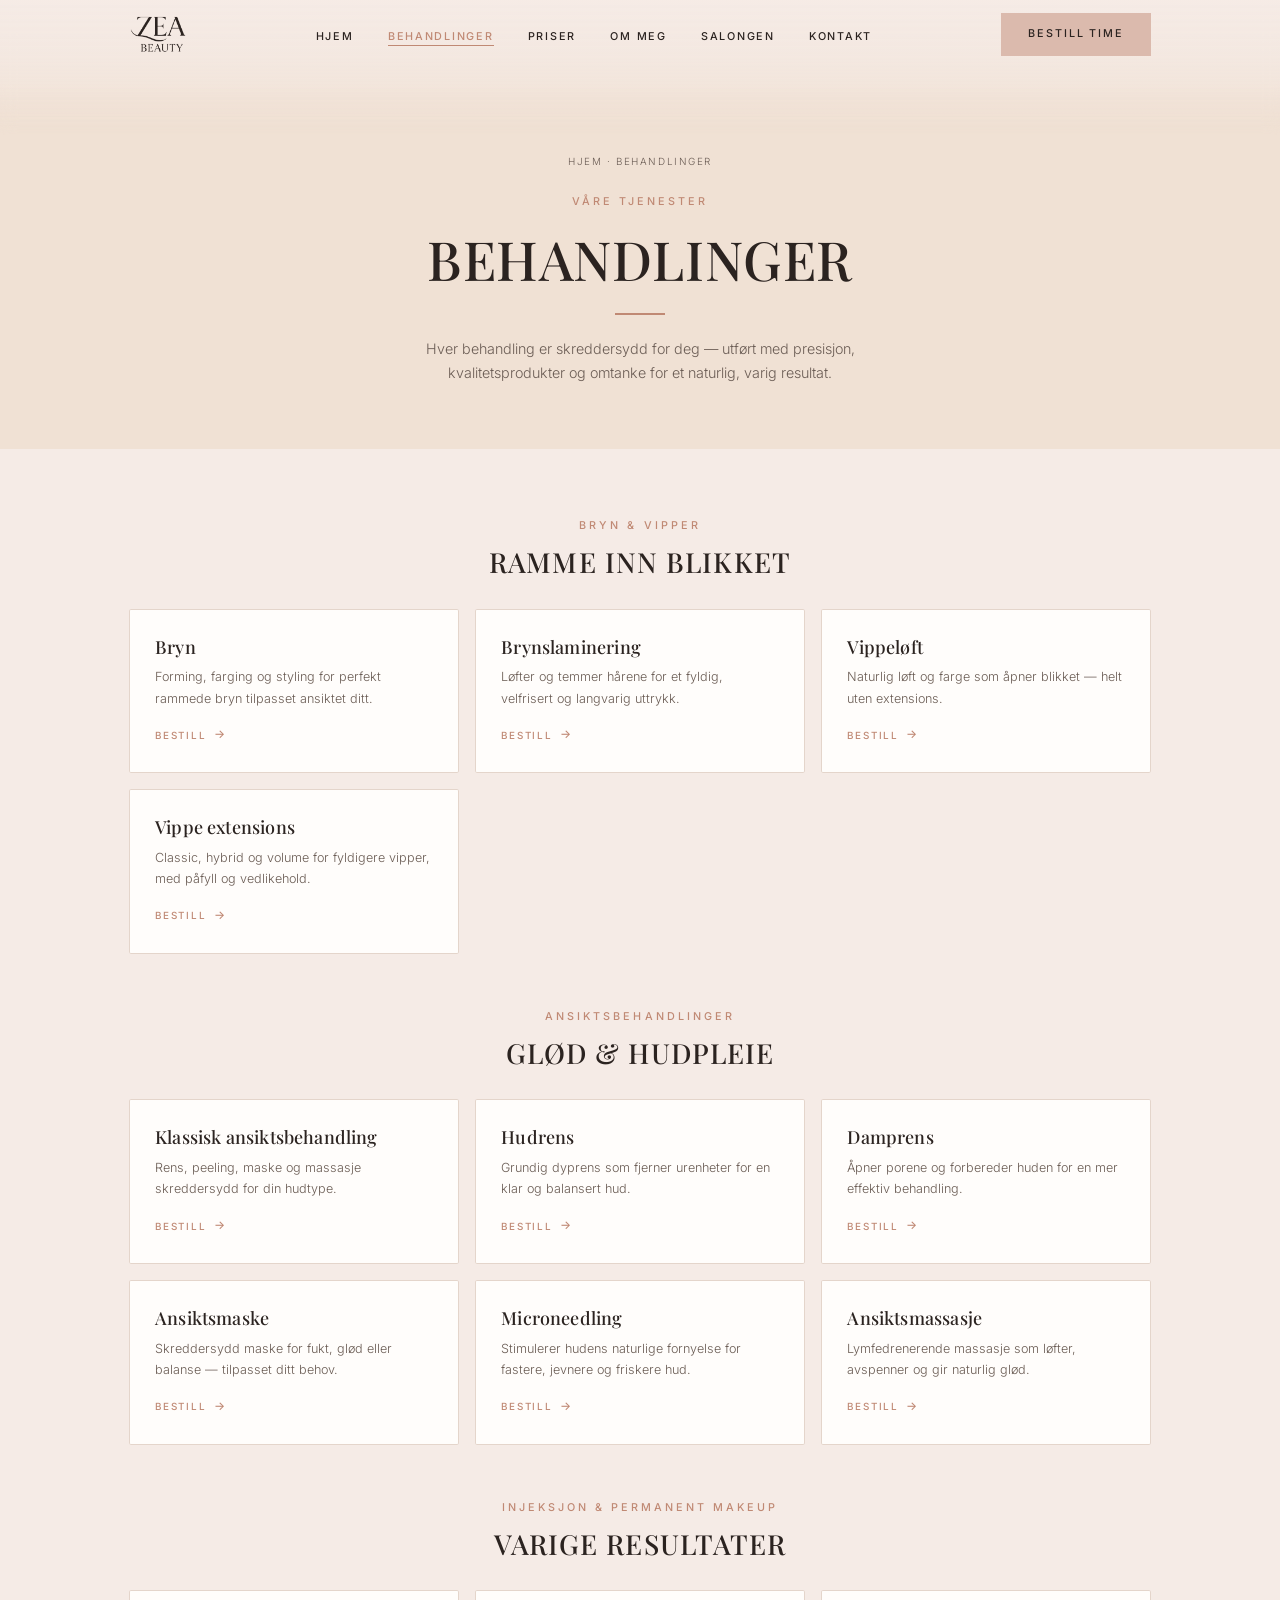
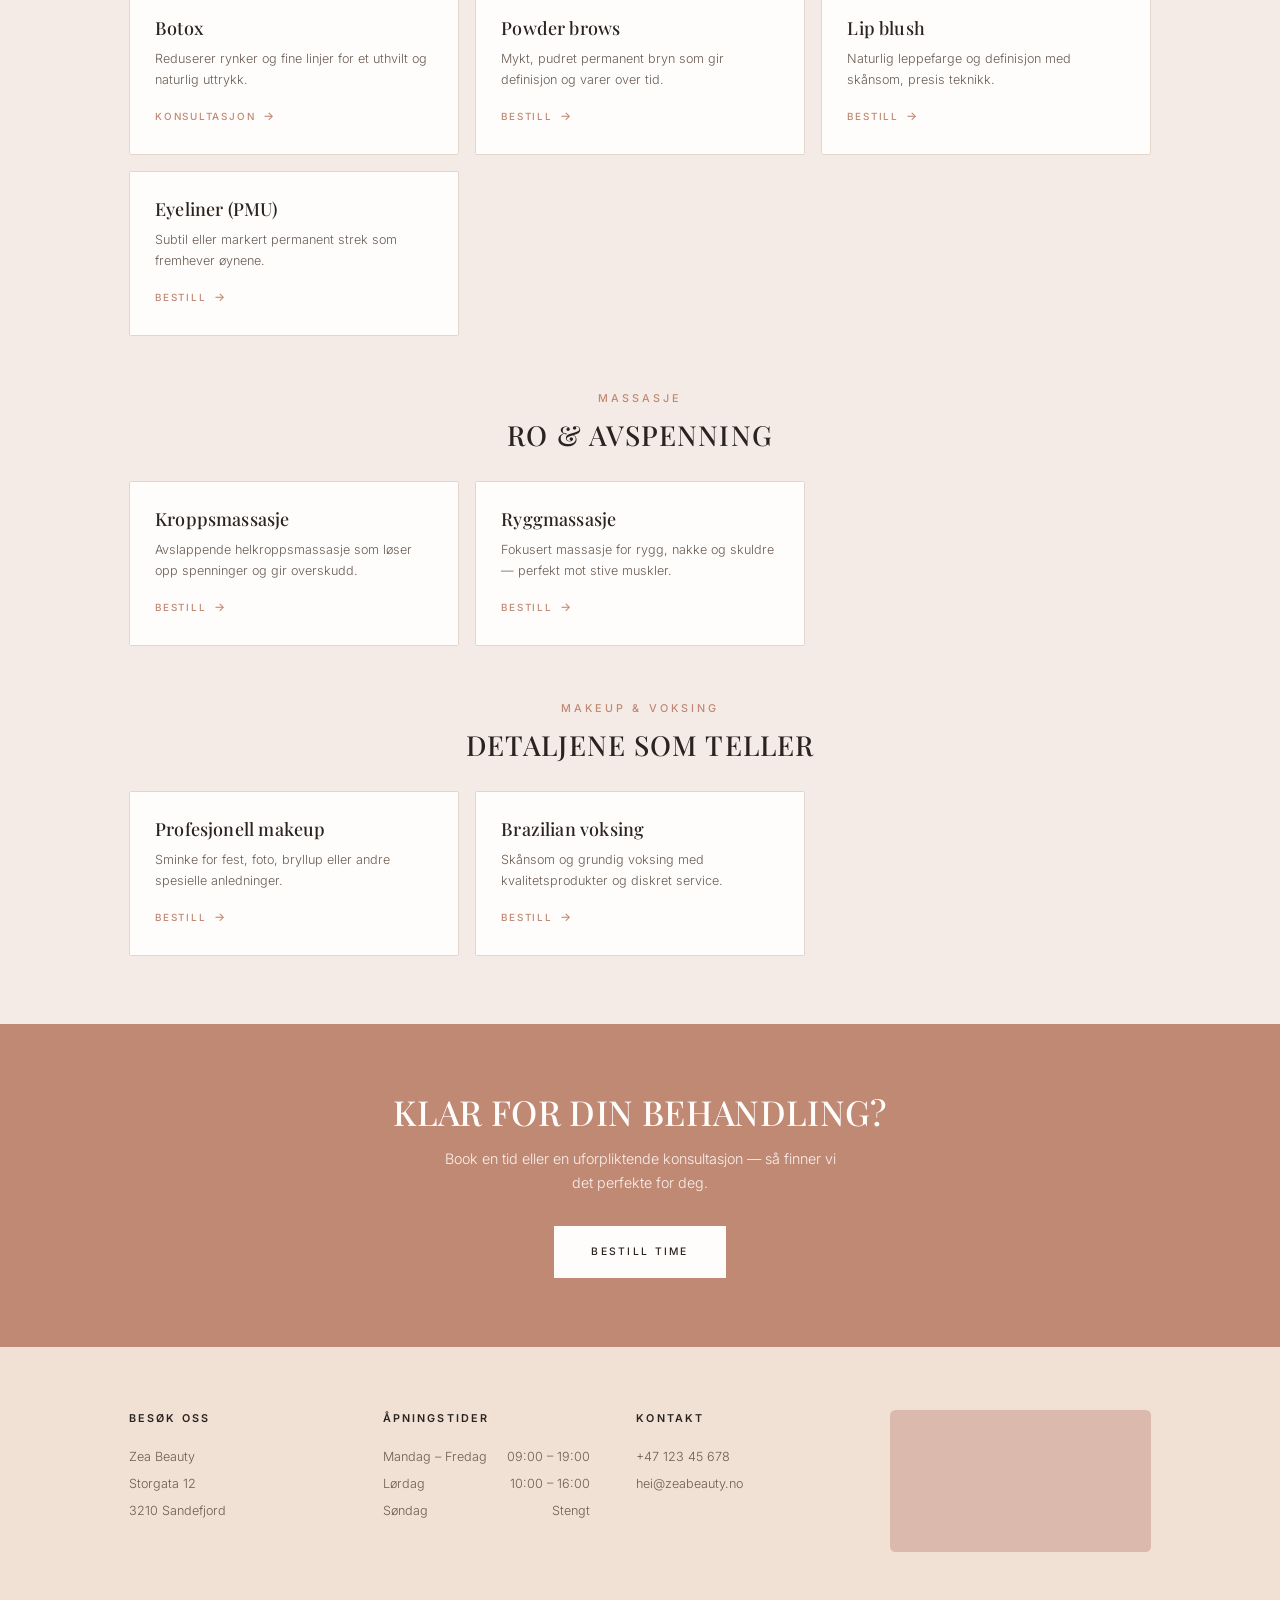
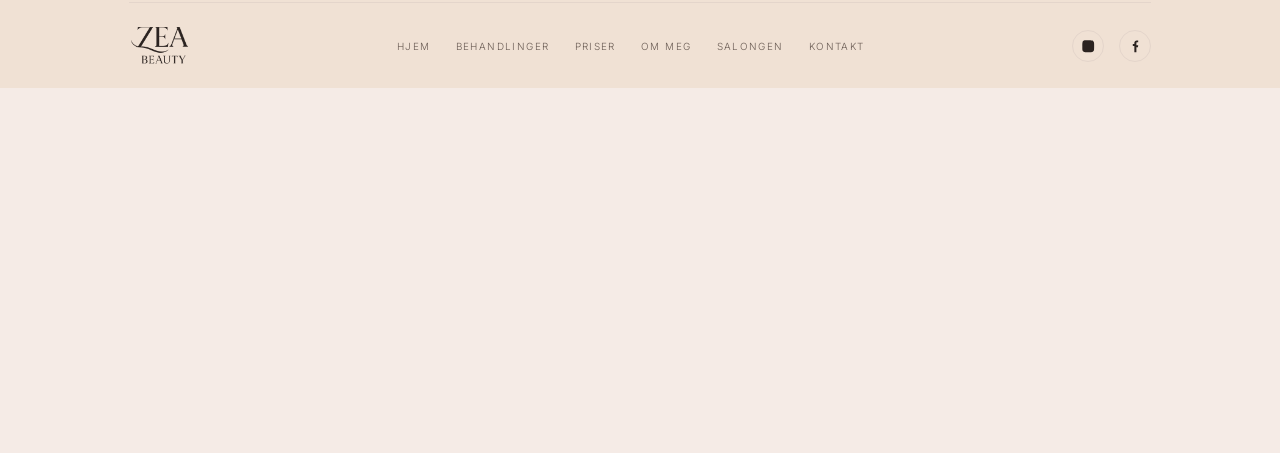
<file: behandlinger.html>
<!DOCTYPE html>
<html lang="no">
<head>
<meta charset="UTF-8">
<meta name="viewport" content="width=device-width, initial-scale=1.0">
<title>Behandlinger — Zea Beauty</title>
<meta name="description" content="Bryn, vipper, ansiktsbehandlinger, PMU, injeksjon, massasje, makeup og voksing hos Zea Beauty i Sandefjord. Skreddersydde behandlinger for naturlig skjønnhet.">
<link rel="preconnect" href="https://fonts.googleapis.com">
<link rel="preconnect" href="https://fonts.gstatic.com" crossorigin>
<link href="https://fonts.googleapis.com/css2?family=Inter:wght@300;400;500;600&family=Playfair+Display:wght@400;500;600;700&display=swap" rel="stylesheet">
<link rel="icon" type="image/png" sizes="32x32" href="images/favicon-32x32.png">
<link rel="icon" type="image/png" sizes="16x16" href="images/favicon-16x16.png">
<link rel="icon" href="images/favicon.ico" sizes="any">
<link rel="apple-touch-icon" href="images/apple-touch-icon.png">
<link rel="stylesheet" href="style.css?v=12">
</head>
<body>

<header id="header" class="solid">
  <div class="wrap nav">
    <a href="index.html" class="logo" aria-label="Zea Beauty forside"><img src="images/logo-mark.png" class="logo-img" alt="Zea Beauty"></a>
    <nav>
      <ul class="menu">
        <li><a href="index.html">Hjem</a></li>
        <li><a href="behandlinger.html" class="active">Behandlinger</a></li>
        <li><a href="priser.html">Priser</a></li>
        <li><a href="om-meg.html">Om meg</a></li>
        <li><a href="index.html#salongen">Salongen</a></li>
        <li><a href="bestill.html">Kontakt</a></li>
      </ul>
    </nav>
    <a href="bestill.html" class="nav-cta">Bestill time</a>
    <button class="burger" id="burger" aria-label="Meny"><span></span><span></span><span></span></button>
  </div>
</header>

<section class="page-banner">
  <div class="wrap">
    <div class="crumbs"><a href="index.html">Hjem</a> · Behandlinger</div>
    <span class="eyebrow">Våre tjenester</span>
    <h1>Behandlinger</h1>
    <div class="rule"></div>
    <p>Hver behandling er skreddersydd for deg — utført med presisjon, kvalitetsprodukter og omtanke for et naturlig, varig resultat.</p>
  </div>
</section>

<!-- ALL TREATMENTS -->
<section class="svc-section">
  <div class="wrap">

    <div class="svc-cat reveal" id="brows">
      <div class="svc-head"><span class="eyebrow">Bryn &amp; vipper</span><h2>Ramme inn blikket</h2></div>
      <div class="svc-grid">
        <a href="bestill.html" class="svc-card"><h3>Bryn</h3><p>Forming, farging og styling for perfekt rammede bryn tilpasset ansiktet ditt.</p><span class="svc-more">Bestill</span></a>
        <a href="bestill.html" class="svc-card"><h3>Bryns­laminering</h3><p>Løfter og temmer hårene for et fyldig, velfrisert og langvarig uttrykk.</p><span class="svc-more">Bestill</span></a>
        <a href="bestill.html" class="svc-card" id="lashes"><h3>Vippeløft</h3><p>Naturlig løft og farge som åpner blikket — helt uten extensions.</p><span class="svc-more">Bestill</span></a>
        <a href="bestill.html" class="svc-card"><h3>Vippe extensions</h3><p>Classic, hybrid og volume for fyldigere vipper, med påfyll og vedlikehold.</p><span class="svc-more">Bestill</span></a>
      </div>
    </div>

    <div class="svc-cat reveal" id="ansikt">
      <div class="svc-head"><span class="eyebrow">Ansiktsbehandlinger</span><h2>Glød &amp; hudpleie</h2></div>
      <div class="svc-grid">
        <a href="bestill.html" class="svc-card"><h3>Klassisk ansiktsbehandling</h3><p>Rens, peeling, maske og massasje skreddersydd for din hudtype.</p><span class="svc-more">Bestill</span></a>
        <a href="bestill.html" class="svc-card"><h3>Hudrens</h3><p>Grundig dyprens som fjerner urenheter for en klar og balansert hud.</p><span class="svc-more">Bestill</span></a>
        <a href="bestill.html" class="svc-card"><h3>Damprens</h3><p>Åpner porene og forbereder huden for en mer effektiv behandling.</p><span class="svc-more">Bestill</span></a>
        <a href="bestill.html" class="svc-card"><h3>Ansiktsmaske</h3><p>Skreddersydd maske for fukt, glød eller balanse — tilpasset ditt behov.</p><span class="svc-more">Bestill</span></a>
        <a href="bestill.html" class="svc-card"><h3>Microneedling</h3><p>Stimulerer hudens naturlige fornyelse for fastere, jevnere og friskere hud.</p><span class="svc-more">Bestill</span></a>
        <a href="bestill.html" class="svc-card"><h3>Ansiktsmassasje</h3><p>Lymfedrenerende massasje som løfter, avspenner og gir naturlig glød.</p><span class="svc-more">Bestill</span></a>
      </div>
    </div>

    <div class="svc-cat reveal" id="pmu">
      <div class="svc-head"><span class="eyebrow">Injeksjon &amp; permanent makeup</span><h2>Varige resultater</h2></div>
      <div class="svc-grid">
        <a href="bestill.html" class="svc-card"><h3>Botox</h3><p>Reduserer rynker og fine linjer for et uthvilt og naturlig uttrykk.</p><span class="svc-more">Konsultasjon</span></a>
        <a href="bestill.html" class="svc-card"><h3>Powder brows</h3><p>Mykt, pudret permanent bryn som gir definisjon og varer over tid.</p><span class="svc-more">Bestill</span></a>
        <a href="bestill.html" class="svc-card"><h3>Lip blush</h3><p>Naturlig leppefarge og definisjon med skånsom, presis teknikk.</p><span class="svc-more">Bestill</span></a>
        <a href="bestill.html" class="svc-card"><h3>Eyeliner (PMU)</h3><p>Subtil eller markert permanent strek som fremhever øynene.</p><span class="svc-more">Bestill</span></a>
      </div>
    </div>

    <div class="svc-cat reveal" id="massasje">
      <div class="svc-head"><span class="eyebrow">Massasje</span><h2>Ro &amp; avspenning</h2></div>
      <div class="svc-grid">
        <a href="bestill.html" class="svc-card"><h3>Kroppsmassasje</h3><p>Avslappende helkroppsmassasje som løser opp spenninger og gir overskudd.</p><span class="svc-more">Bestill</span></a>
        <a href="bestill.html" class="svc-card"><h3>Ryggmassasje</h3><p>Fokusert massasje for rygg, nakke og skuldre — perfekt mot stive muskler.</p><span class="svc-more">Bestill</span></a>
      </div>
    </div>

    <div class="svc-cat reveal" id="makeup">
      <div class="svc-head"><span class="eyebrow">Makeup &amp; voksing</span><h2>Detaljene som teller</h2></div>
      <div class="svc-grid">
        <a href="bestill.html" class="svc-card"><h3>Profesjonell makeup</h3><p>Sminke for fest, foto, bryllup eller andre spesielle anledninger.</p><span class="svc-more">Bestill</span></a>
        <a href="bestill.html" class="svc-card"><h3>Brazilian voksing</h3><p>Skånsom og grundig voksing med kvalitetsprodukter og diskret service.</p><span class="svc-more">Bestill</span></a>
      </div>
    </div>

  </div>
</section>

<!-- CTA STRIP -->
<section class="cta-strip">
  <div class="wrap reveal">
    <h2>Klar for din behandling?</h2>
    <p>Book en tid eller en uforpliktende konsultasjon — så finner vi det perfekte for deg.</p>
    <a href="bestill.html" class="btn">Bestill time</a>
  </div>
</section>

<!-- FOOTER -->
<footer>
  <div class="wrap">
    <div class="foot-grid">
      <div class="foot-col reveal"><h4>Besøk oss</h4><p>Zea Beauty</p><p>Storgata 12</p><p>3210 Sandefjord</p></div>
      <div class="foot-col reveal"><h4>Åpningstider</h4><div class="foot-hours"><span>Mandag – Fredag</span><span>09:00 – 19:00</span></div><div class="foot-hours"><span>Lørdag</span><span>10:00 – 16:00</span></div><div class="foot-hours"><span>Søndag</span><span>Stengt</span></div></div>
      <div class="foot-col reveal"><h4>Kontakt</h4><p>+47 123 45 678</p><p>hei@zeabeauty.no</p></div>
      <div class="foot-col reveal"><div class="foot-map"><iframe title="Kart Sandefjord" loading="lazy" src="https://www.openstreetmap.org/export/embed.html?bbox=10.1950%2C59.1230%2C10.2450%2C59.1420&layer=mapnik&marker=59.1313%2C10.2166"></iframe></div></div>
    </div>
    <div class="foot-bottom">
      <a href="index.html" class="logo"><img src="images/logo-mark.png" class="logo-img" alt="Zea Beauty"></a>
      <ul class="foot-menu">
        <li><a href="index.html">Hjem</a></li><li><a href="behandlinger.html">Behandlinger</a></li><li><a href="priser.html">Priser</a></li><li><a href="om-meg.html">Om meg</a></li><li><a href="index.html#salongen">Salongen</a></li><li><a href="bestill.html">Kontakt</a></li>
      </ul>
      <div class="foot-social">
        <a href="https://instagram.com" target="_blank" rel="noopener" aria-label="Instagram"><svg viewBox="0 0 24 24"><path d="M12 2.2c3.2 0 3.6 0 4.9.1 1.2.1 1.8.3 2.2.4.6.2 1 .5 1.4.9.4.4.7.8.9 1.4.1.4.3 1 .4 2.2.1 1.3.1 1.7.1 4.9s0 3.6-.1 4.9c-.1 1.2-.3 1.8-.4 2.2-.2.6-.5 1-.9 1.4-.4.4-.8.7-1.4.9-.4.1-1 .3-2.2.4-1.3.1-1.7.1-4.9.1s-3.6 0-4.9-.1c-1.2-.1-1.8-.3-2.2-.4-.6-.2-1-.5-1.4-.9-.4-.4-.7-.8-.9-1.4-.1-.4-.3-1-.4-2.2C2.2 15.6 2.2 15.2 2.2 12s0-3.6.1-4.9c.1-1.2.3-1.8.4-2.2.2-.6.5-1 .9-1.4.4-.4.8-.7 1.4-.9.4-.1 1-.3 2.2-.4C8.4 2.2 8.8 2.2 12 2.2z"/></svg></a>
        <a href="https://facebook.com" target="_blank" rel="noopener" aria-label="Facebook"><svg viewBox="0 0 24 24"><path d="M14 8.5V6.7c0-.8.2-1.2 1.4-1.2H17V2.4c-.3 0-1.3-.1-2.4-.1-2.4 0-4 1.5-4 4.1v2.1H8v3.1h2.6V22H14v-8.4h2.6l.4-3.1H14z"/></svg></a>
      </div>
    </div>
  </div>
</footer>

<script src="app.js?v=4"></script>
</body>
</html>
</file>
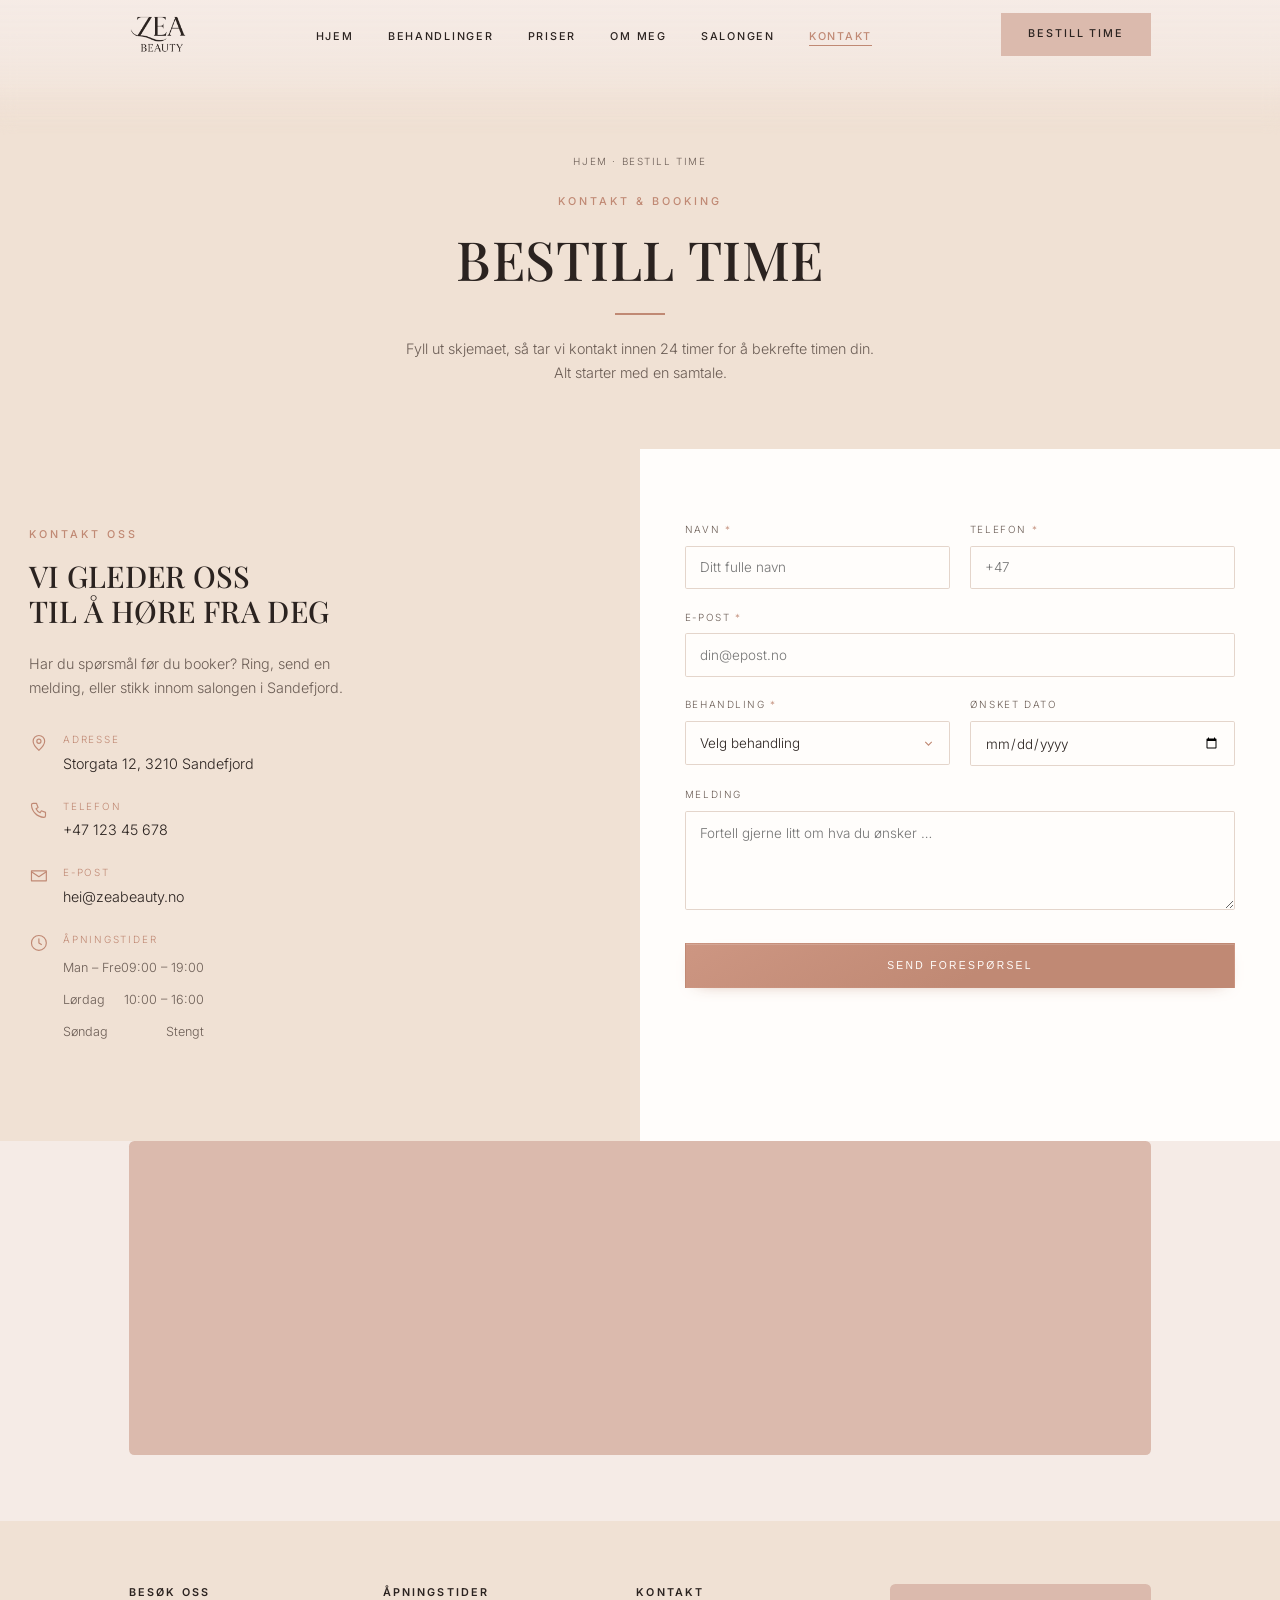
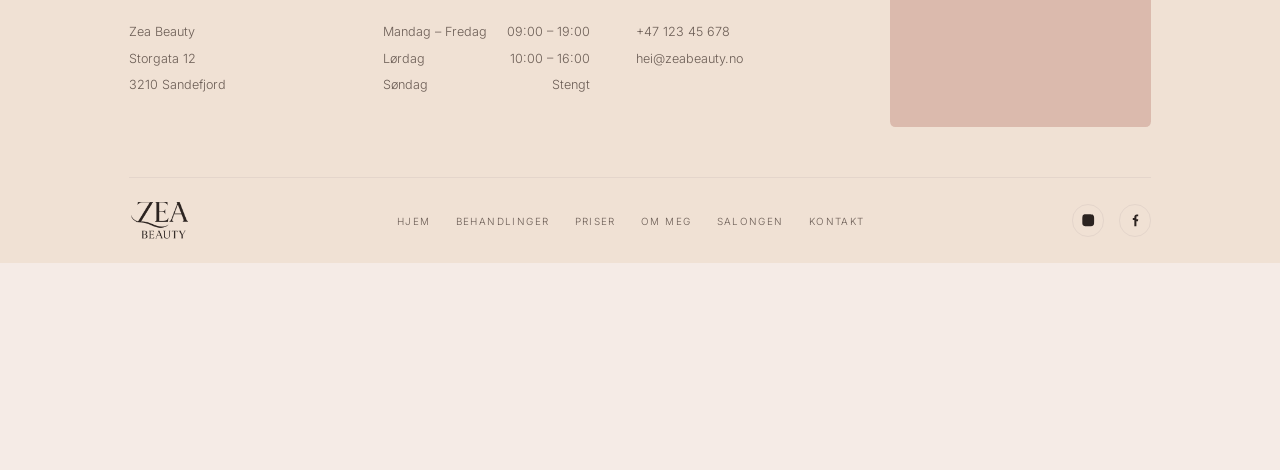
<file: bestill.html>
<!DOCTYPE html>
<html lang="no">
<head>
<meta charset="UTF-8">
<meta name="viewport" content="width=device-width, initial-scale=1.0">
<title>Bestill time — Zea Beauty</title>
<meta name="description" content="Bestill time hos Zea Beauty i Sandefjord. Book bryn, vipper, ansiktsbehandling, PMU, massasje og mer — eller en gratis konsultasjon.">
<link rel="preconnect" href="https://fonts.googleapis.com">
<link rel="preconnect" href="https://fonts.gstatic.com" crossorigin>
<link href="https://fonts.googleapis.com/css2?family=Inter:wght@300;400;500;600&family=Playfair+Display:wght@400;500;600;700&display=swap" rel="stylesheet">
<link rel="icon" type="image/png" sizes="32x32" href="images/favicon-32x32.png">
<link rel="icon" type="image/png" sizes="16x16" href="images/favicon-16x16.png">
<link rel="icon" href="images/favicon.ico" sizes="any">
<link rel="apple-touch-icon" href="images/apple-touch-icon.png">
<link rel="stylesheet" href="style.css?v=12">
</head>
<body>

<header id="header" class="solid">
  <div class="wrap nav">
    <a href="index.html" class="logo" aria-label="Zea Beauty forside"><img src="images/logo-mark.png" class="logo-img" alt="Zea Beauty"></a>
    <nav>
      <ul class="menu">
        <li><a href="index.html">Hjem</a></li>
        <li><a href="behandlinger.html">Behandlinger</a></li>
        <li><a href="priser.html">Priser</a></li>
        <li><a href="om-meg.html">Om meg</a></li>
        <li><a href="index.html#salongen">Salongen</a></li>
        <li><a href="bestill.html" class="active">Kontakt</a></li>
      </ul>
    </nav>
    <a href="bestill.html" class="nav-cta">Bestill time</a>
    <button class="burger" id="burger" aria-label="Meny"><span></span><span></span><span></span></button>
  </div>
</header>

<section class="page-banner">
  <div class="wrap">
    <div class="crumbs"><a href="index.html">Hjem</a> · Bestill time</div>
    <span class="eyebrow">Kontakt &amp; booking</span>
    <h1>Bestill time</h1>
    <div class="rule"></div>
    <p>Fyll ut skjemaet, så tar vi kontakt innen 24 timer for å bekrefte timen din. Alt starter med en samtale.</p>
  </div>
</section>

<section class="book">
  <!-- INFO -->
  <div class="book-info reveal">
    <span class="eyebrow">Kontakt oss</span>
    <h2>Vi gleder oss<br>til å høre fra deg</h2>
    <p>Har du spørsmål før du booker? Ring, send en melding, eller stikk innom salongen i Sandefjord.</p>

    <div class="info-item">
      <svg viewBox="0 0 24 24"><path d="M12 21s-7-6.3-7-11a7 7 0 0114 0c0 4.7-7 11-7 11z" stroke-linejoin="round"/><circle cx="12" cy="10" r="2.5"/></svg>
      <div><div class="lbl">Adresse</div><div class="val">Storgata 12, 3210 Sandefjord</div></div>
    </div>
    <div class="info-item">
      <svg viewBox="0 0 24 24"><path d="M5 4h4l2 5-2.5 1.5a11 11 0 005 5L15 13l5 2v4a2 2 0 01-2 2A16 16 0 013 6a2 2 0 012-2z" stroke-linejoin="round"/></svg>
      <div><div class="lbl">Telefon</div><div class="val">+47 123 45 678</div></div>
    </div>
    <div class="info-item">
      <svg viewBox="0 0 24 24"><path d="M3 6h18v12H3z" stroke-linejoin="round"/><path d="M3 7l9 6 9-6" stroke-linejoin="round"/></svg>
      <div><div class="lbl">E-post</div><div class="val">hei@zeabeauty.no</div></div>
    </div>
    <div class="info-item">
      <svg viewBox="0 0 24 24"><circle cx="12" cy="12" r="9"/><path d="M12 7v5l3 2" stroke-linecap="round" stroke-linejoin="round"/></svg>
      <div>
        <div class="lbl">Åpningstider</div>
        <div class="info-hours">
          <span><span>Man – Fre</span><span>09:00 – 19:00</span></span>
          <span><span>Lørdag</span><span>10:00 – 16:00</span></span>
          <span><span>Søndag</span><span>Stengt</span></span>
        </div>
      </div>
    </div>
  </div>

  <!-- FORM -->
  <div class="book-form reveal">
    <form id="booking-form" novalidate>
      <div class="form-row">
        <div class="field">
          <label for="navn">Navn <span class="req">*</span></label>
          <input type="text" id="navn" name="navn" autocomplete="name" placeholder="Ditt fulle navn" required>
        </div>
        <div class="field">
          <label for="tlf">Telefon <span class="req">*</span></label>
          <input type="tel" id="tlf" name="tlf" autocomplete="tel" placeholder="+47" required>
        </div>
      </div>

      <div class="field">
        <label for="epost">E-post <span class="req">*</span></label>
        <input type="email" id="epost" name="epost" autocomplete="email" placeholder="din@epost.no" required>
      </div>

      <div class="form-row">
        <div class="field">
          <label for="behandling">Behandling <span class="req">*</span></label>
          <select id="behandling" name="behandling" required>
            <option value="" disabled selected>Velg behandling</option>
            <option>Bryn</option>
            <option>Vipper</option>
            <option>Ansiktsbehandling</option>
            <option>Microneedling</option>
            <option>Botox</option>
            <option>Permanent makeup (PMU)</option>
            <option>Massasje</option>
            <option>Makeup</option>
            <option>Brazilian voksing</option>
            <option>Gratis konsultasjon</option>
          </select>
        </div>
        <div class="field">
          <label for="dato">Ønsket dato</label>
          <input type="date" id="dato" name="dato">
        </div>
      </div>

      <div class="field">
        <label for="melding">Melding</label>
        <textarea id="melding" name="melding" placeholder="Fortell gjerne litt om hva du ønsker …"></textarea>
      </div>

      <button type="submit" class="btn btn-solid">Send forespørsel</button>
      <div id="form-msg" class="form-msg" role="status" aria-live="polite"></div>
    </form>
  </div>
</section>

<!-- MAP FULL -->
<section class="section section-cream" style="padding-top:0">
  <div class="wrap">
    <div class="foot-map" style="min-height:340px">
      <iframe title="Kart — Zea Beauty Sandefjord" loading="lazy" style="min-height:340px" src="https://www.openstreetmap.org/export/embed.html?bbox=10.1950%2C59.1230%2C10.2450%2C59.1420&layer=mapnik&marker=59.1313%2C10.2166"></iframe>
    </div>
  </div>
</section>

<footer>
  <div class="wrap">
    <div class="foot-grid">
      <div class="foot-col reveal"><h4>Besøk oss</h4><p>Zea Beauty</p><p>Storgata 12</p><p>3210 Sandefjord</p></div>
      <div class="foot-col reveal"><h4>Åpningstider</h4><div class="foot-hours"><span>Mandag – Fredag</span><span>09:00 – 19:00</span></div><div class="foot-hours"><span>Lørdag</span><span>10:00 – 16:00</span></div><div class="foot-hours"><span>Søndag</span><span>Stengt</span></div></div>
      <div class="foot-col reveal"><h4>Kontakt</h4><p>+47 123 45 678</p><p>hei@zeabeauty.no</p></div>
      <div class="foot-col reveal"><div class="foot-map"><iframe title="Kart Sandefjord" loading="lazy" src="https://www.openstreetmap.org/export/embed.html?bbox=10.1950%2C59.1230%2C10.2450%2C59.1420&layer=mapnik&marker=59.1313%2C10.2166"></iframe></div></div>
    </div>
    <div class="foot-bottom">
      <a href="index.html" class="logo"><img src="images/logo-mark.png" class="logo-img" alt="Zea Beauty"></a>
      <ul class="foot-menu">
        <li><a href="index.html">Hjem</a></li><li><a href="behandlinger.html">Behandlinger</a></li><li><a href="priser.html">Priser</a></li><li><a href="om-meg.html">Om meg</a></li><li><a href="index.html#salongen">Salongen</a></li><li><a href="bestill.html">Kontakt</a></li>
      </ul>
      <div class="foot-social">
        <a href="https://instagram.com" target="_blank" rel="noopener" aria-label="Instagram"><svg viewBox="0 0 24 24"><path d="M12 2.2c3.2 0 3.6 0 4.9.1 1.2.1 1.8.3 2.2.4.6.2 1 .5 1.4.9.4.4.7.8.9 1.4.1.4.3 1 .4 2.2.1 1.3.1 1.7.1 4.9s0 3.6-.1 4.9c-.1 1.2-.3 1.8-.4 2.2-.2.6-.5 1-.9 1.4-.4.4-.8.7-1.4.9-.4.1-1 .3-2.2.4-1.3.1-1.7.1-4.9.1s-3.6 0-4.9-.1c-1.2-.1-1.8-.3-2.2-.4-.6-.2-1-.5-1.4-.9-.4-.4-.7-.8-.9-1.4-.1-.4-.3-1-.4-2.2C2.2 15.6 2.2 15.2 2.2 12s0-3.6.1-4.9c.1-1.2.3-1.8.4-2.2.2-.6.5-1 .9-1.4.4-.4.8-.7 1.4-.9.4-.1 1-.3 2.2-.4C8.4 2.2 8.8 2.2 12 2.2z"/></svg></a>
        <a href="https://facebook.com" target="_blank" rel="noopener" aria-label="Facebook"><svg viewBox="0 0 24 24"><path d="M14 8.5V6.7c0-.8.2-1.2 1.4-1.2H17V2.4c-.3 0-1.3-.1-2.4-.1-2.4 0-4 1.5-4 4.1v2.1H8v3.1h2.6V22H14v-8.4h2.6l.4-3.1H14z"/></svg></a>
      </div>
    </div>
  </div>
</footer>

<script src="app.js?v=4"></script>
</body>
</html>
</file>
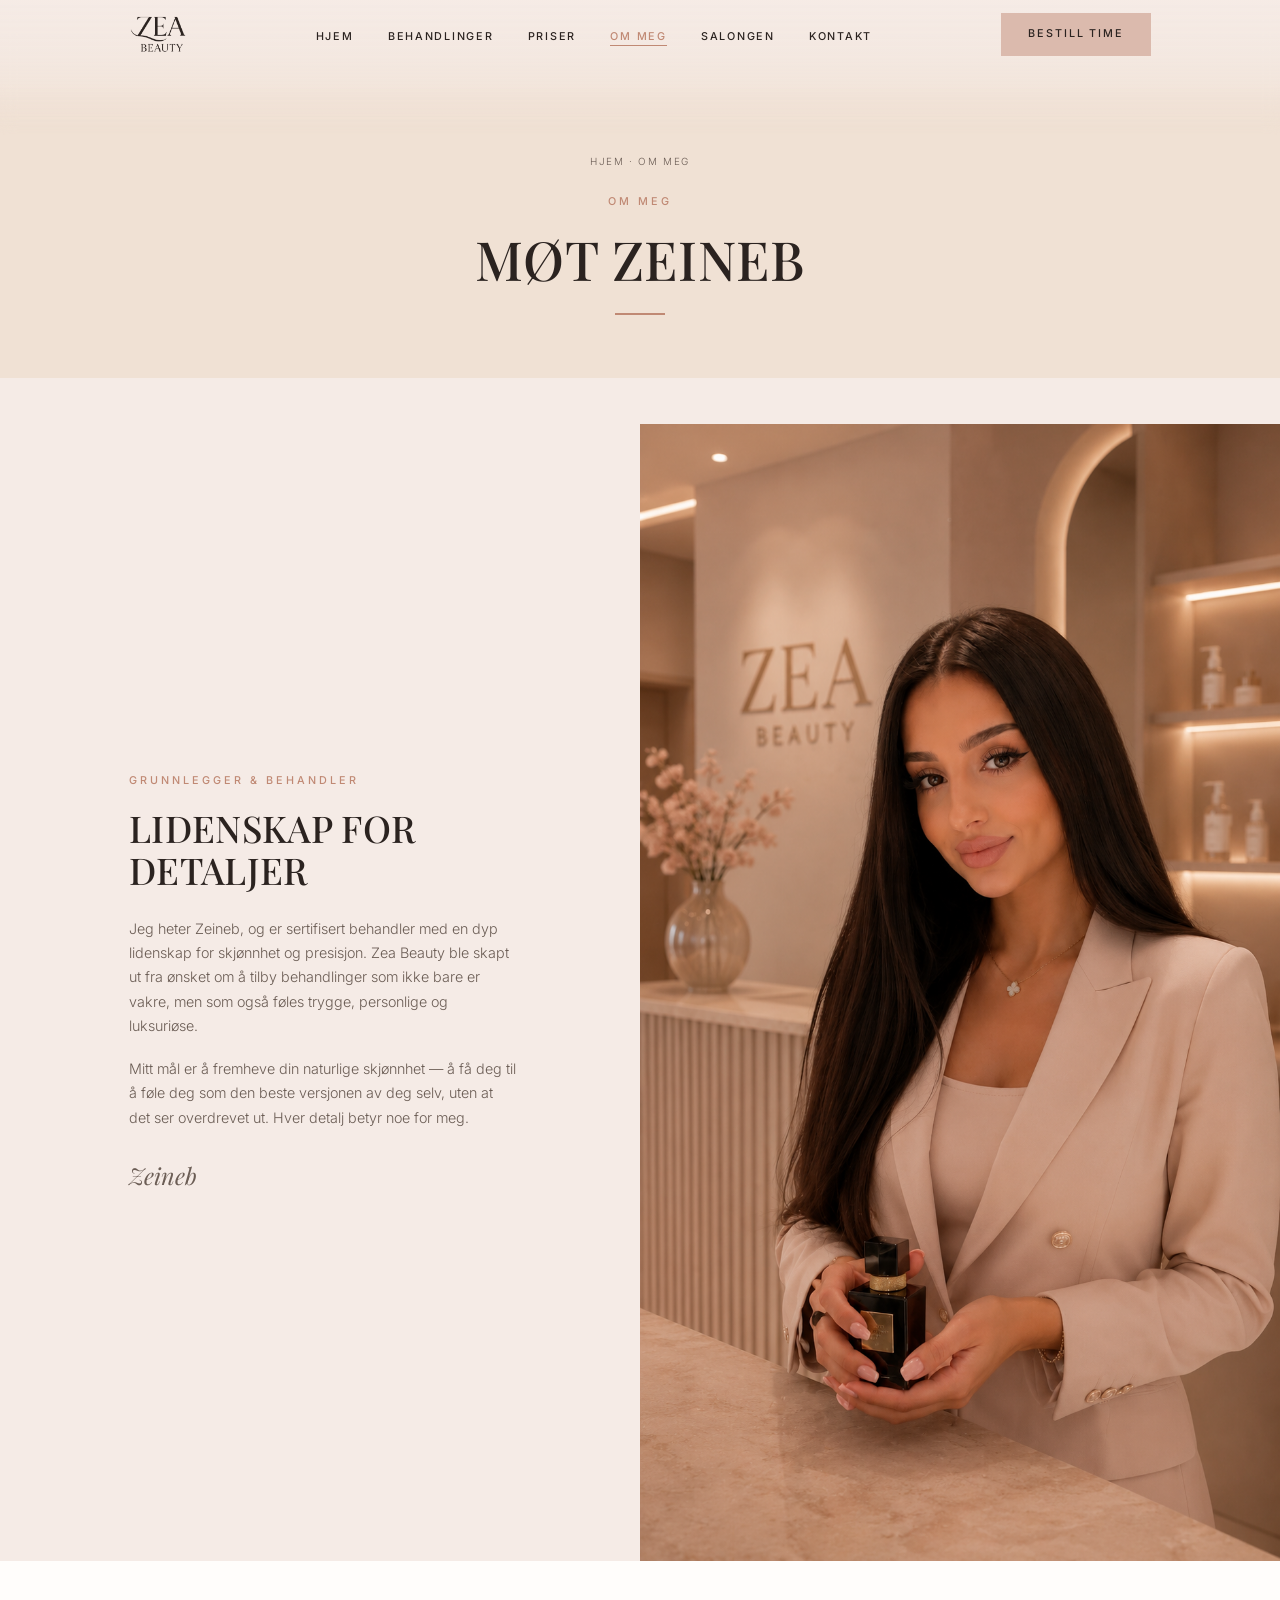
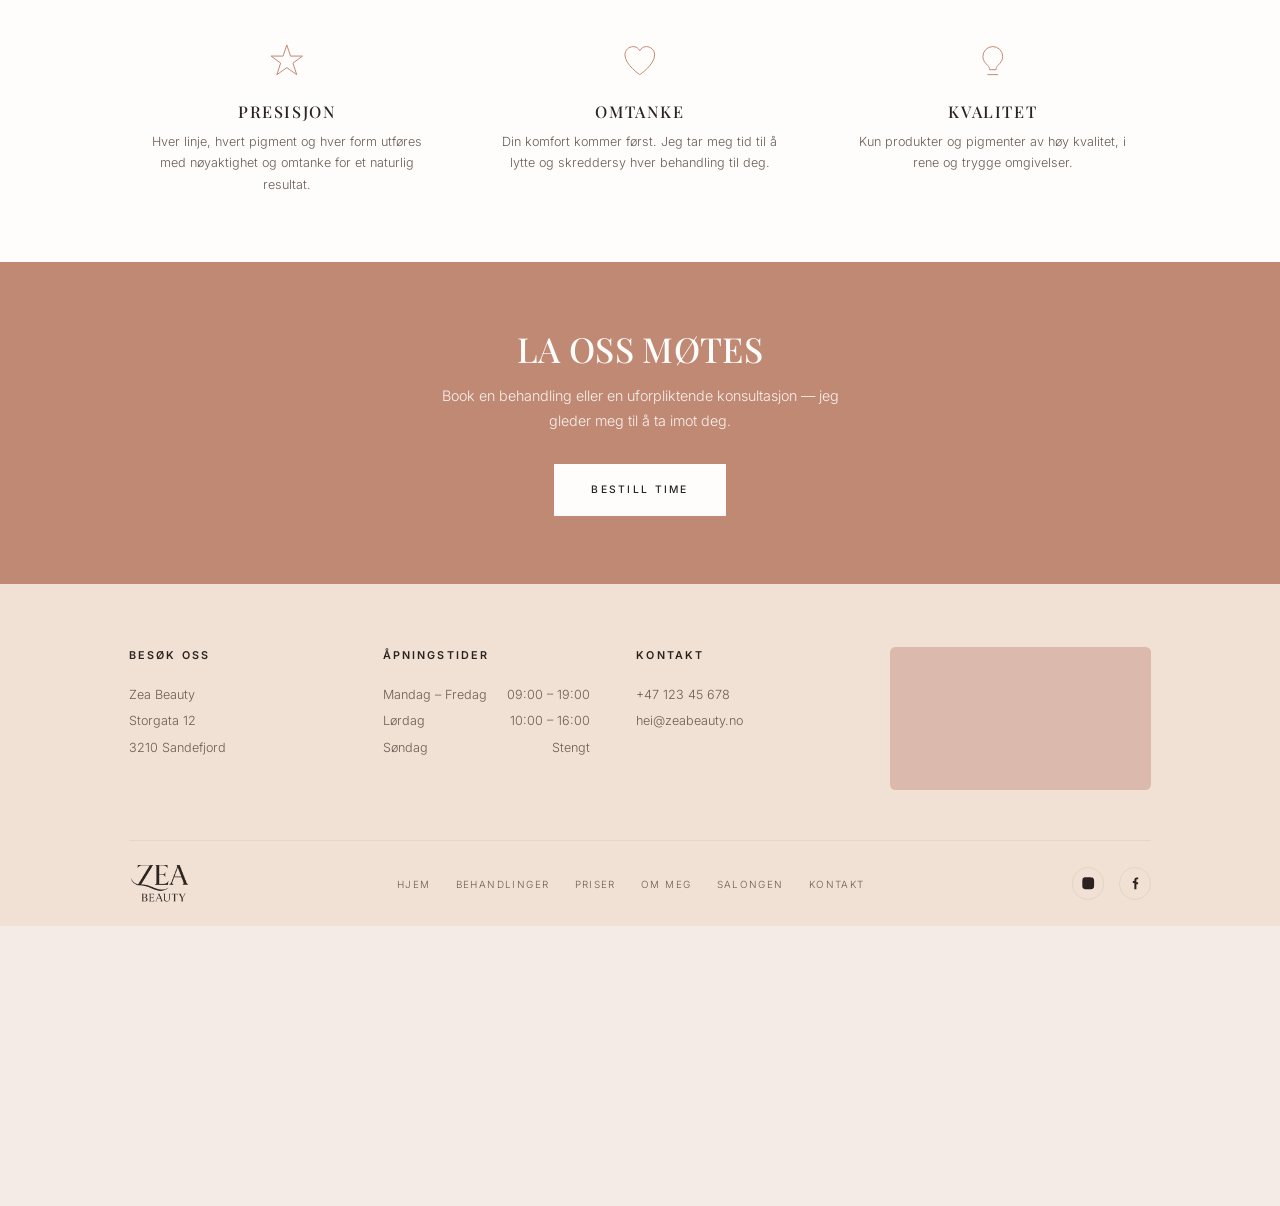
<file: om-meg.html>
<!DOCTYPE html>
<html lang="no">
<head>
<meta charset="UTF-8">
<meta name="viewport" content="width=device-width, initial-scale=1.0">
<title>Om meg — Zea Beauty</title>
<meta name="description" content="Møt Zeineb — sertifisert behandler og grunnlegger av Zea Beauty i Sandefjord. Lidenskap for skjønnhet, presisjon og personlig service.">
<link rel="preconnect" href="https://fonts.googleapis.com">
<link rel="preconnect" href="https://fonts.gstatic.com" crossorigin>
<link href="https://fonts.googleapis.com/css2?family=Inter:wght@300;400;500;600&family=Playfair+Display:wght@400;500;600;700&display=swap" rel="stylesheet">
<link rel="icon" type="image/png" sizes="32x32" href="images/favicon-32x32.png">
<link rel="icon" type="image/png" sizes="16x16" href="images/favicon-16x16.png">
<link rel="icon" href="images/favicon.ico" sizes="any">
<link rel="apple-touch-icon" href="images/apple-touch-icon.png">
<link rel="stylesheet" href="style.css?v=12">
</head>
<body>

<header id="header" class="solid">
  <div class="wrap nav">
    <a href="index.html" class="logo" aria-label="Zea Beauty forside"><img src="images/logo-mark.png" class="logo-img" alt="Zea Beauty"></a>
    <nav>
      <ul class="menu">
        <li><a href="index.html">Hjem</a></li>
        <li><a href="behandlinger.html">Behandlinger</a></li>
        <li><a href="priser.html">Priser</a></li>
        <li><a href="om-meg.html" class="active">Om meg</a></li>
        <li><a href="index.html#salongen">Salongen</a></li>
        <li><a href="bestill.html">Kontakt</a></li>
      </ul>
    </nav>
    <a href="bestill.html" class="nav-cta">Bestill time</a>
    <button class="burger" id="burger" aria-label="Meny"><span></span><span></span><span></span></button>
  </div>
</header>

<section class="page-banner">
  <div class="wrap">
    <div class="crumbs"><a href="index.html">Hjem</a> · Om meg</div>
    <span class="eyebrow">Om meg</span>
    <h1>Møt Zeineb</h1>
    <div class="rule"></div>
  </div>
</section>

<!-- INTRO SPLIT -->
<section class="about">
  <div class="about-body reveal">
    <span class="eyebrow">Grunnlegger &amp; behandler</span>
    <h2>Lidenskap for detaljer</h2>
    <p>Jeg heter Zeineb, og er sertifisert behandler med en dyp lidenskap for skjønnhet og presisjon. Zea Beauty ble skapt ut fra ønsket om å tilby behandlinger som ikke bare er vakre, men som også føles trygge, personlige og luksuriøse.</p>
    <p>Mitt mål er å fremheve din naturlige skjønnhet — å få deg til å føle deg som den beste versjonen av deg selv, uten at det ser overdrevet ut. Hver detalj betyr noe for meg.</p>
    <p class="sign">Zeineb</p>
  </div>
  <div class="about-media">
    <img src="images/zeineb.jpg" alt="Zeineb, sertifisert behandler og grunnlegger av Zea Beauty" onerror="this.parentElement.classList.add('ph');this.parentElement.setAttribute('data-label','images/zeineb.jpg — portrett');this.style.display='none'">
  </div>
</section>

<!-- VALUES -->
<section class="section section-white">
  <div class="wrap">
    <div class="values">
      <div class="value reveal">
        <div class="value-icon"><svg viewBox="0 0 48 48"><path d="M24 6l4.5 13.5H43L31.5 28l4.5 14L24 33.5 12 42l4.5-14L5 19.5h14.5z" stroke-linejoin="round"/></svg></div>
        <h3>Presisjon</h3>
        <p>Hver linje, hvert pigment og hver form utføres med nøyaktighet og omtanke for et naturlig resultat.</p>
      </div>
      <div class="value reveal">
        <div class="value-icon"><svg viewBox="0 0 48 48"><path d="M24 42S6 30 6 18c0-6 5-10 10-10 4 0 6 2 8 5 2-3 4-5 8-5 5 0 10 4 10 10 0 12-18 24-18 24z" stroke-linejoin="round"/></svg></div>
        <h3>Omtanke</h3>
        <p>Din komfort kommer først. Jeg tar meg tid til å lytte og skreddersy hver behandling til deg.</p>
      </div>
      <div class="value reveal">
        <div class="value-icon"><svg viewBox="0 0 48 48"><path d="M12 20a12 12 0 1124 0c0 5-3 8-6 11-1.5 1.5-2 3-2 5H20c0-2-.5-3.5-2-5-3-3-6-6-6-11z" stroke-linejoin="round"/><path d="M18 42h12" stroke-linecap="round"/></svg></div>
        <h3>Kvalitet</h3>
        <p>Kun produkter og pigmenter av høy kvalitet, i rene og trygge omgivelser.</p>
      </div>
    </div>
  </div>
</section>

<!-- CTA STRIP -->
<section class="cta-strip">
  <div class="wrap reveal">
    <h2>La oss møtes</h2>
    <p>Book en behandling eller en uforpliktende konsultasjon — jeg gleder meg til å ta imot deg.</p>
    <a href="bestill.html" class="btn">Bestill time</a>
  </div>
</section>

<footer>
  <div class="wrap">
    <div class="foot-grid">
      <div class="foot-col reveal"><h4>Besøk oss</h4><p>Zea Beauty</p><p>Storgata 12</p><p>3210 Sandefjord</p></div>
      <div class="foot-col reveal"><h4>Åpningstider</h4><div class="foot-hours"><span>Mandag – Fredag</span><span>09:00 – 19:00</span></div><div class="foot-hours"><span>Lørdag</span><span>10:00 – 16:00</span></div><div class="foot-hours"><span>Søndag</span><span>Stengt</span></div></div>
      <div class="foot-col reveal"><h4>Kontakt</h4><p>+47 123 45 678</p><p>hei@zeabeauty.no</p></div>
      <div class="foot-col reveal"><div class="foot-map"><iframe title="Kart Sandefjord" loading="lazy" src="https://www.openstreetmap.org/export/embed.html?bbox=10.1950%2C59.1230%2C10.2450%2C59.1420&layer=mapnik&marker=59.1313%2C10.2166"></iframe></div></div>
    </div>
    <div class="foot-bottom">
      <a href="index.html" class="logo"><img src="images/logo-mark.png" class="logo-img" alt="Zea Beauty"></a>
      <ul class="foot-menu">
        <li><a href="index.html">Hjem</a></li><li><a href="behandlinger.html">Behandlinger</a></li><li><a href="priser.html">Priser</a></li><li><a href="om-meg.html">Om meg</a></li><li><a href="index.html#salongen">Salongen</a></li><li><a href="bestill.html">Kontakt</a></li>
      </ul>
      <div class="foot-social">
        <a href="https://instagram.com" target="_blank" rel="noopener" aria-label="Instagram"><svg viewBox="0 0 24 24"><path d="M12 2.2c3.2 0 3.6 0 4.9.1 1.2.1 1.8.3 2.2.4.6.2 1 .5 1.4.9.4.4.7.8.9 1.4.1.4.3 1 .4 2.2.1 1.3.1 1.7.1 4.9s0 3.6-.1 4.9c-.1 1.2-.3 1.8-.4 2.2-.2.6-.5 1-.9 1.4-.4.4-.8.7-1.4.9-.4.1-1 .3-2.2.4-1.3.1-1.7.1-4.9.1s-3.6 0-4.9-.1c-1.2-.1-1.8-.3-2.2-.4-.6-.2-1-.5-1.4-.9-.4-.4-.7-.8-.9-1.4-.1-.4-.3-1-.4-2.2C2.2 15.6 2.2 15.2 2.2 12s0-3.6.1-4.9c.1-1.2.3-1.8.4-2.2.2-.6.5-1 .9-1.4.4-.4.8-.7 1.4-.9.4-.1 1-.3 2.2-.4C8.4 2.2 8.8 2.2 12 2.2z"/></svg></a>
        <a href="https://facebook.com" target="_blank" rel="noopener" aria-label="Facebook"><svg viewBox="0 0 24 24"><path d="M14 8.5V6.7c0-.8.2-1.2 1.4-1.2H17V2.4c-.3 0-1.3-.1-2.4-.1-2.4 0-4 1.5-4 4.1v2.1H8v3.1h2.6V22H14v-8.4h2.6l.4-3.1H14z"/></svg></a>
      </div>
    </div>
  </div>
</footer>

<script src="app.js?v=4"></script>
</body>
</html>
</file>
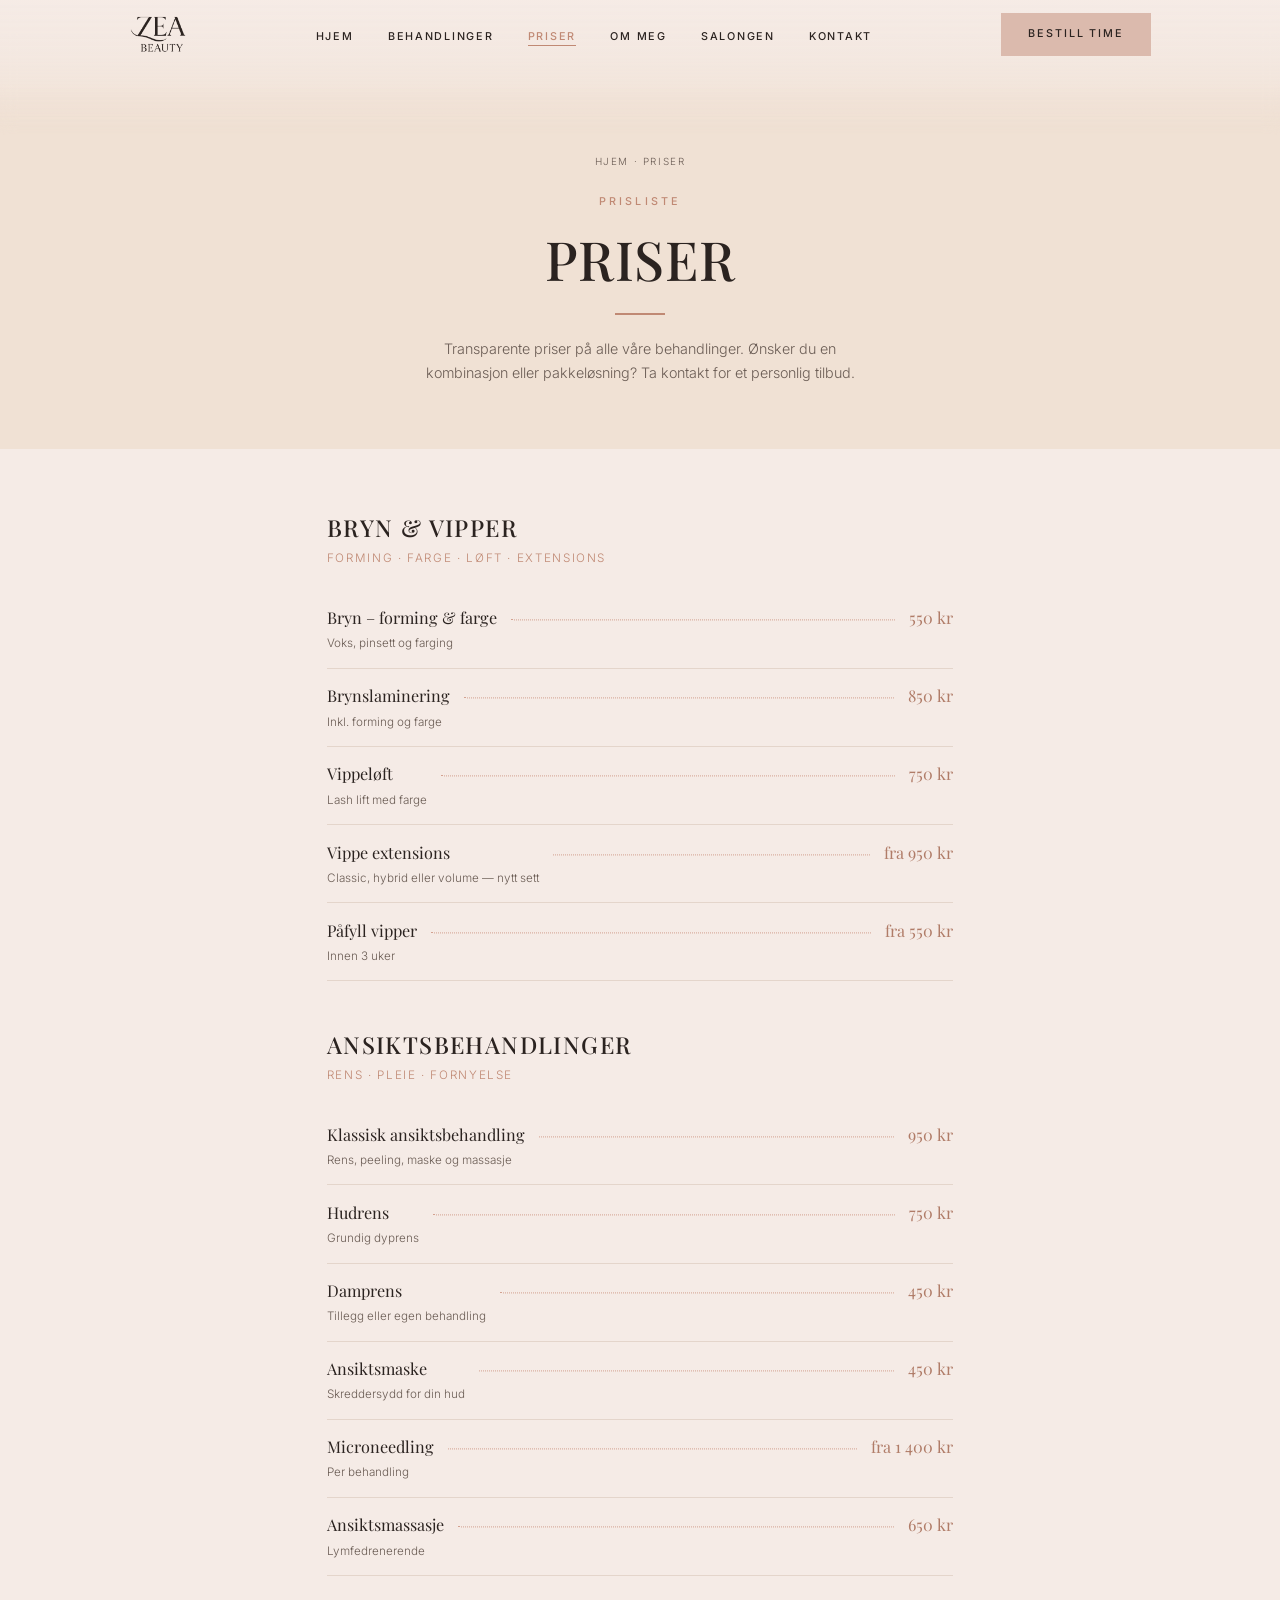
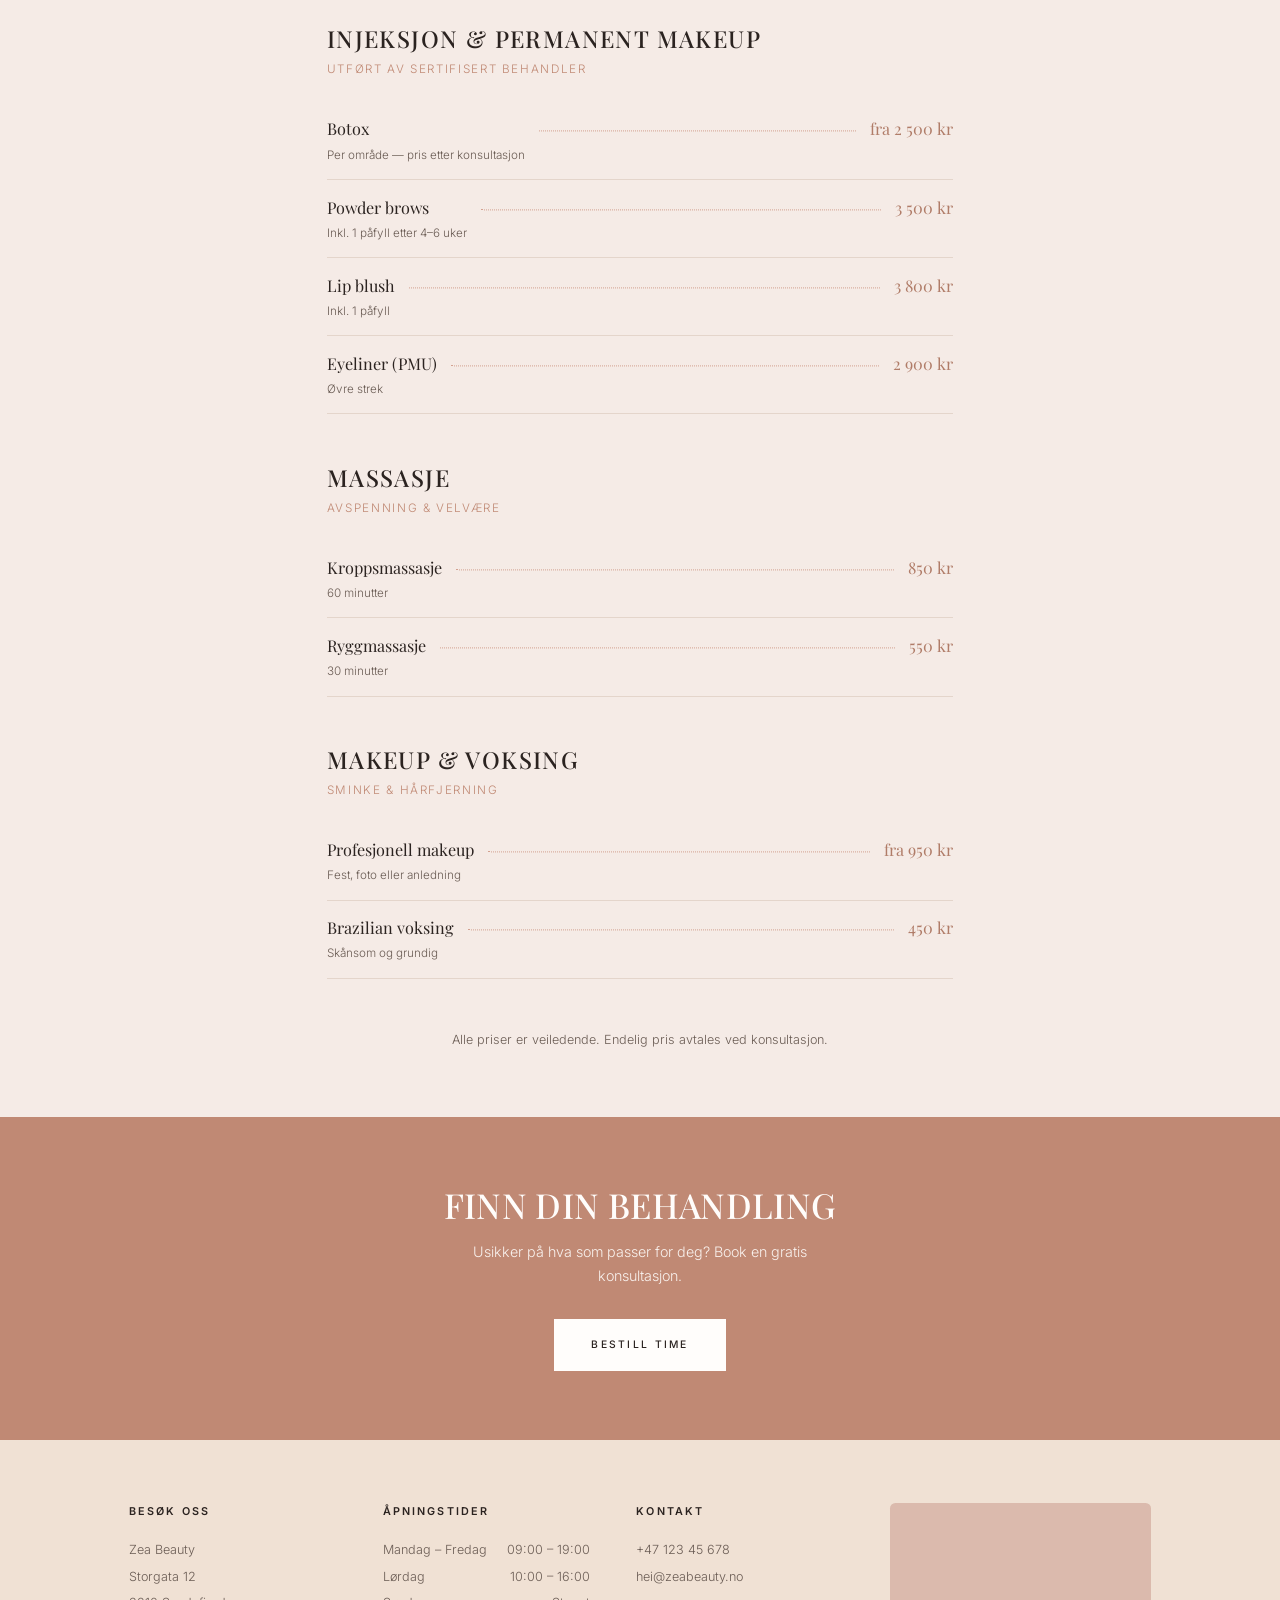
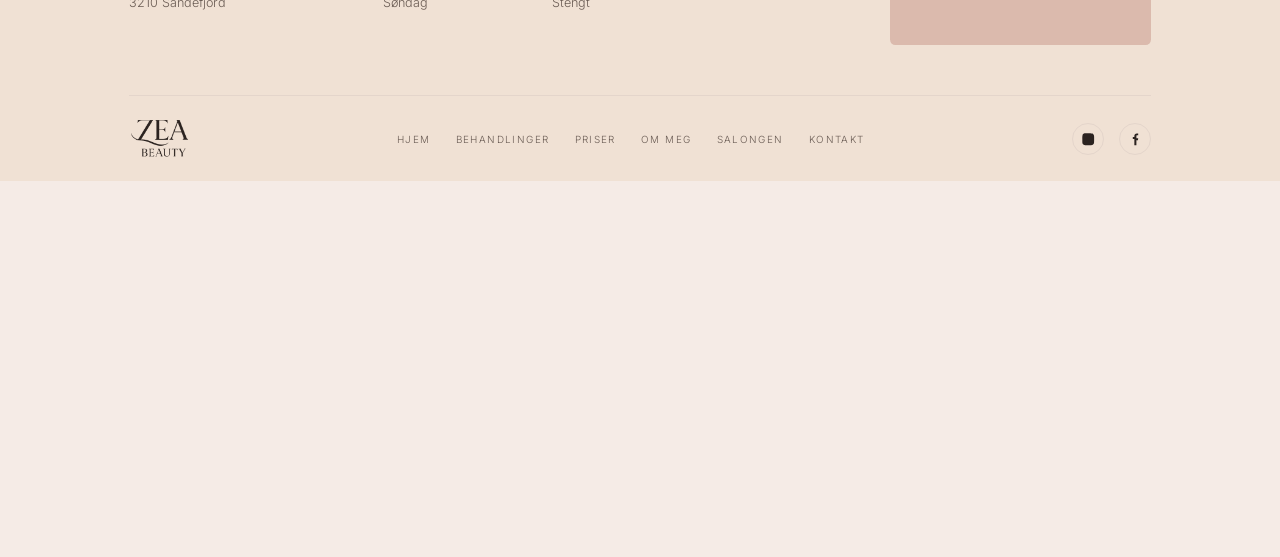
<file: priser.html>
<!DOCTYPE html>
<html lang="no">
<head>
<meta charset="UTF-8">
<meta name="viewport" content="width=device-width, initial-scale=1.0">
<title>Priser — Zea Beauty</title>
<meta name="description" content="Prisliste for behandlinger hos Zea Beauty i Sandefjord — bryn, vipper, ansiktsbehandlinger, PMU, massasje, makeup og mer.">
<link rel="preconnect" href="https://fonts.googleapis.com">
<link rel="preconnect" href="https://fonts.gstatic.com" crossorigin>
<link href="https://fonts.googleapis.com/css2?family=Inter:wght@300;400;500;600&family=Playfair+Display:wght@400;500;600;700&display=swap" rel="stylesheet">
<link rel="icon" type="image/png" sizes="32x32" href="images/favicon-32x32.png">
<link rel="icon" type="image/png" sizes="16x16" href="images/favicon-16x16.png">
<link rel="icon" href="images/favicon.ico" sizes="any">
<link rel="apple-touch-icon" href="images/apple-touch-icon.png">
<link rel="stylesheet" href="style.css?v=12">
</head>
<body>

<header id="header" class="solid">
  <div class="wrap nav">
    <a href="index.html" class="logo" aria-label="Zea Beauty forside"><img src="images/logo-mark.png" class="logo-img" alt="Zea Beauty"></a>
    <nav>
      <ul class="menu">
        <li><a href="index.html">Hjem</a></li>
        <li><a href="behandlinger.html">Behandlinger</a></li>
        <li><a href="priser.html" class="active">Priser</a></li>
        <li><a href="om-meg.html">Om meg</a></li>
        <li><a href="index.html#salongen">Salongen</a></li>
        <li><a href="bestill.html">Kontakt</a></li>
      </ul>
    </nav>
    <a href="bestill.html" class="nav-cta">Bestill time</a>
    <button class="burger" id="burger" aria-label="Meny"><span></span><span></span><span></span></button>
  </div>
</header>

<section class="page-banner">
  <div class="wrap">
    <div class="crumbs"><a href="index.html">Hjem</a> · Priser</div>
    <span class="eyebrow">Prisliste</span>
    <h1>Priser</h1>
    <div class="rule"></div>
    <p>Transparente priser på alle våre behandlinger. Ønsker du en kombinasjon eller pakkeløsning? Ta kontakt for et personlig tilbud.</p>
  </div>
</section>

<section class="section section-cream">
  <div class="wrap price-block">

    <div class="price-cat reveal">
      <h2>Bryn &amp; vipper</h2>
      <div class="cat-sub">Forming · farge · løft · extensions</div>
      <div class="price-row"><span class="name">Bryn – forming &amp; farge<span class="desc">Voks, pinsett og farging</span></span><span class="dots"></span><span class="amt">550 kr</span></div>
      <div class="price-row"><span class="name">Brynslaminering<span class="desc">Inkl. forming og farge</span></span><span class="dots"></span><span class="amt">850 kr</span></div>
      <div class="price-row"><span class="name">Vippeløft<span class="desc">Lash lift med farge</span></span><span class="dots"></span><span class="amt">750 kr</span></div>
      <div class="price-row"><span class="name">Vippe extensions<span class="desc">Classic, hybrid eller volume — nytt sett</span></span><span class="dots"></span><span class="amt">fra 950 kr</span></div>
      <div class="price-row"><span class="name">Påfyll vipper<span class="desc">Innen 3 uker</span></span><span class="dots"></span><span class="amt">fra 550 kr</span></div>
    </div>

    <div class="price-cat reveal">
      <h2>Ansiktsbehandlinger</h2>
      <div class="cat-sub">Rens · pleie · fornyelse</div>
      <div class="price-row"><span class="name">Klassisk ansiktsbehandling<span class="desc">Rens, peeling, maske og massasje</span></span><span class="dots"></span><span class="amt">950 kr</span></div>
      <div class="price-row"><span class="name">Hudrens<span class="desc">Grundig dyprens</span></span><span class="dots"></span><span class="amt">750 kr</span></div>
      <div class="price-row"><span class="name">Damprens<span class="desc">Tillegg eller egen behandling</span></span><span class="dots"></span><span class="amt">450 kr</span></div>
      <div class="price-row"><span class="name">Ansiktsmaske<span class="desc">Skreddersydd for din hud</span></span><span class="dots"></span><span class="amt">450 kr</span></div>
      <div class="price-row"><span class="name">Microneedling<span class="desc">Per behandling</span></span><span class="dots"></span><span class="amt">fra 1 400 kr</span></div>
      <div class="price-row"><span class="name">Ansiktsmassasje<span class="desc">Lymfedrenerende</span></span><span class="dots"></span><span class="amt">650 kr</span></div>
    </div>

    <div class="price-cat reveal">
      <h2>Injeksjon &amp; permanent makeup</h2>
      <div class="cat-sub">Utført av sertifisert behandler</div>
      <div class="price-row"><span class="name">Botox<span class="desc">Per område — pris etter konsultasjon</span></span><span class="dots"></span><span class="amt">fra 2 500 kr</span></div>
      <div class="price-row"><span class="name">Powder brows<span class="desc">Inkl. 1 påfyll etter 4–6 uker</span></span><span class="dots"></span><span class="amt">3 500 kr</span></div>
      <div class="price-row"><span class="name">Lip blush<span class="desc">Inkl. 1 påfyll</span></span><span class="dots"></span><span class="amt">3 800 kr</span></div>
      <div class="price-row"><span class="name">Eyeliner (PMU)<span class="desc">Øvre strek</span></span><span class="dots"></span><span class="amt">2 900 kr</span></div>
    </div>

    <div class="price-cat reveal">
      <h2>Massasje</h2>
      <div class="cat-sub">Avspenning &amp; velvære</div>
      <div class="price-row"><span class="name">Kroppsmassasje<span class="desc">60 minutter</span></span><span class="dots"></span><span class="amt">850 kr</span></div>
      <div class="price-row"><span class="name">Ryggmassasje<span class="desc">30 minutter</span></span><span class="dots"></span><span class="amt">550 kr</span></div>
    </div>

    <div class="price-cat reveal">
      <h2>Makeup &amp; voksing</h2>
      <div class="cat-sub">Sminke &amp; hårfjerning</div>
      <div class="price-row"><span class="name">Profesjonell makeup<span class="desc">Fest, foto eller anledning</span></span><span class="dots"></span><span class="amt">fra 950 kr</span></div>
      <div class="price-row"><span class="name">Brazilian voksing<span class="desc">Skånsom og grundig</span></span><span class="dots"></span><span class="amt">450 kr</span></div>
    </div>

    <p class="price-note reveal">Alle priser er veiledende. Endelig pris avtales ved konsultasjon.</p>
  </div>
</section>

<section class="cta-strip">
  <div class="wrap reveal">
    <h2>Finn din behandling</h2>
    <p>Usikker på hva som passer for deg? Book en gratis konsultasjon.</p>
    <a href="bestill.html" class="btn">Bestill time</a>
  </div>
</section>

<footer>
  <div class="wrap">
    <div class="foot-grid">
      <div class="foot-col reveal"><h4>Besøk oss</h4><p>Zea Beauty</p><p>Storgata 12</p><p>3210 Sandefjord</p></div>
      <div class="foot-col reveal"><h4>Åpningstider</h4><div class="foot-hours"><span>Mandag – Fredag</span><span>09:00 – 19:00</span></div><div class="foot-hours"><span>Lørdag</span><span>10:00 – 16:00</span></div><div class="foot-hours"><span>Søndag</span><span>Stengt</span></div></div>
      <div class="foot-col reveal"><h4>Kontakt</h4><p>+47 123 45 678</p><p>hei@zeabeauty.no</p></div>
      <div class="foot-col reveal"><div class="foot-map"><iframe title="Kart Sandefjord" loading="lazy" src="https://www.openstreetmap.org/export/embed.html?bbox=10.1950%2C59.1230%2C10.2450%2C59.1420&layer=mapnik&marker=59.1313%2C10.2166"></iframe></div></div>
    </div>
    <div class="foot-bottom">
      <a href="index.html" class="logo"><img src="images/logo-mark.png" class="logo-img" alt="Zea Beauty"></a>
      <ul class="foot-menu">
        <li><a href="index.html">Hjem</a></li><li><a href="behandlinger.html">Behandlinger</a></li><li><a href="priser.html">Priser</a></li><li><a href="om-meg.html">Om meg</a></li><li><a href="index.html#salongen">Salongen</a></li><li><a href="bestill.html">Kontakt</a></li>
      </ul>
      <div class="foot-social">
        <a href="https://instagram.com" target="_blank" rel="noopener" aria-label="Instagram"><svg viewBox="0 0 24 24"><path d="M12 2.2c3.2 0 3.6 0 4.9.1 1.2.1 1.8.3 2.2.4.6.2 1 .5 1.4.9.4.4.7.8.9 1.4.1.4.3 1 .4 2.2.1 1.3.1 1.7.1 4.9s0 3.6-.1 4.9c-.1 1.2-.3 1.8-.4 2.2-.2.6-.5 1-.9 1.4-.4.4-.8.7-1.4.9-.4.1-1 .3-2.2.4-1.3.1-1.7.1-4.9.1s-3.6 0-4.9-.1c-1.2-.1-1.8-.3-2.2-.4-.6-.2-1-.5-1.4-.9-.4-.4-.7-.8-.9-1.4-.1-.4-.3-1-.4-2.2C2.2 15.6 2.2 15.2 2.2 12s0-3.6.1-4.9c.1-1.2.3-1.8.4-2.2.2-.6.5-1 .9-1.4.4-.4.8-.7 1.4-.9.4-.1 1-.3 2.2-.4C8.4 2.2 8.8 2.2 12 2.2z"/></svg></a>
        <a href="https://facebook.com" target="_blank" rel="noopener" aria-label="Facebook"><svg viewBox="0 0 24 24"><path d="M14 8.5V6.7c0-.8.2-1.2 1.4-1.2H17V2.4c-.3 0-1.3-.1-2.4-.1-2.4 0-4 1.5-4 4.1v2.1H8v3.1h2.6V22H14v-8.4h2.6l.4-3.1H14z"/></svg></a>
      </div>
    </div>
  </div>
</footer>

<script src="app.js?v=4"></script>
</body>
</html>
</file>
<file: style.css>
:root{
  /* Warm nude palette (from brand swatch) */
  --cream-100:#F5EBE6;
  --cream-200:#F0E1D4;
  --rose-300:#DBBAAD;
  --rose-400:#D3A190;
  --mauve-500:#C08974;
  --mauve-600:#B07C68;
  --ink:#2B2320;
  --ink-soft:#6B5D55;
  --line:#E4D5CB;
  --white:#FFFDFB;

  --font-serif:'Playfair Display',Georgia,serif;
  --font-sans:'Inter',-apple-system,BlinkMacSystemFont,sans-serif;
  --font-script:'Parisienne',cursive;

  --max:1200px;
  --ease:cubic-bezier(.22,.61,.36,1);
}

*{margin:0;padding:0;box-sizing:border-box}
html{scroll-behavior:smooth}
/* Scale the whole site down on desktop so it isn't oversized at 100% zoom.
   --z mirrors the zoom factor so full-height elements can compensate (100vh/z). */
:root{--z:1}
@media(min-width:1025px){:root{zoom:.9;--z:.9}}
@media(min-width:1600px){:root{zoom:.94;--z:.94}}
body{
  font-family:var(--font-sans);
  color:var(--ink);
  background:var(--cream-100);
  font-weight:300;
  line-height:1.7;
  -webkit-font-smoothing:antialiased;
  overflow-x:hidden;
}
img{max-width:100%;display:block}
a{color:inherit;text-decoration:none}

.wrap{max-width:var(--max);margin:0 auto;padding:0 32px}

/* ---------- Typographic helpers ---------- */
.eyebrow{
  font-family:var(--font-sans);
  font-size:12px;
  font-weight:500;
  letter-spacing:.28em;
  text-transform:uppercase;
  color:var(--mauve-500);
}
h1,h2,h3{font-family:var(--font-serif);font-weight:500;line-height:1.15;letter-spacing:.01em}

/* ---------- Buttons ---------- */
.btn{
  position:relative;overflow:hidden;isolation:isolate;
  display:inline-flex;align-items:center;justify-content:center;gap:10px;
  font-size:11.5px;font-weight:500;letter-spacing:.22em;text-transform:uppercase;
  padding:18px 40px;border:1px solid transparent;cursor:pointer;
  transition:transform .5s var(--ease),box-shadow .55s var(--ease),background .5s var(--ease),color .5s var(--ease),border-color .5s var(--ease);
}
/* Warm LED-style light glint that sweeps across on hover */
.btn::after,.nav-cta::after{
  content:"";position:absolute;top:0;left:-135%;width:78%;height:100%;pointer-events:none;
  background:linear-gradient(100deg,transparent 0%,rgba(255,250,244,.5) 50%,transparent 100%);
  transform:skewX(-20deg);transition:left .9s var(--ease);
}
.btn:hover::after,.nav-cta:hover::after{left:150%}

.btn-solid{background:linear-gradient(150deg,#CD9682 0%,var(--mauve-500) 55%);color:var(--white);box-shadow:0 6px 20px -14px rgba(176,124,104,.9),inset 0 1px 0 rgba(255,255,255,.16)}
.btn-solid:hover{transform:translateY(-3px);box-shadow:0 0 0 1px rgba(219,186,173,.5),0 16px 40px -12px rgba(192,137,116,.7),0 0 28px -4px rgba(211,161,144,.6),inset 0 1px 0 rgba(255,255,255,.22)}

.btn-outline{background:transparent;color:var(--ink);border-color:rgba(192,137,116,.65)}
.btn-outline:hover{transform:translateY(-3px);background:rgba(219,186,173,.13);border-color:var(--mauve-500);box-shadow:0 0 0 1px rgba(192,137,116,.3),0 14px 34px -14px rgba(192,137,116,.5),0 0 22px -5px rgba(211,161,144,.45)}

.btn-pink{background:var(--rose-300);color:var(--ink);box-shadow:inset 0 1px 0 rgba(255,255,255,.22)}
.btn-pink:hover{background:linear-gradient(150deg,#CD9682,var(--mauve-500));color:var(--white);transform:translateY(-3px);box-shadow:0 0 0 1px rgba(219,186,173,.5),0 16px 38px -12px rgba(192,137,116,.7),0 0 26px -4px rgba(211,161,144,.55)}

/* ---------- Header ---------- */
header{
  position:fixed;top:0;left:0;right:0;z-index:100;
  padding:22px 0;
  transition:padding .4s var(--ease);
}
/* Soft gradient scrim: fades to fully transparent so there's no hard edge */
header::before{
  content:"";position:absolute;left:0;right:0;top:0;height:210px;z-index:-1;pointer-events:none;
  background:linear-gradient(180deg,rgba(245,235,230,.96) 0%,rgba(245,235,230,.72) 40%,rgba(245,235,230,0) 100%);
  -webkit-mask-image:linear-gradient(180deg,#000 62%,transparent 100%);
          mask-image:linear-gradient(180deg,#000 62%,transparent 100%);
  opacity:.7;transition:opacity .45s var(--ease),height .45s var(--ease);
}
header.scrolled::before,header.solid::before{
  opacity:1;height:150px;
  -webkit-backdrop-filter:blur(9px);backdrop-filter:blur(9px);
}
header.scrolled,header.solid{padding:14px 0}
.nav{display:flex;align-items:center;justify-content:space-between}
.logo{display:inline-flex;align-items:center;font-family:var(--font-serif);line-height:.9;letter-spacing:.02em}
.logo .zea{font-size:30px;font-weight:600;color:var(--ink)}
.logo .beauty{display:block;font-size:11px;letter-spacing:.5em;font-family:var(--font-sans);font-weight:400;margin-top:2px;padding-left:2px}
.logo-img{height:52px;width:auto;display:block;transition:height .4s var(--ease),opacity .3s}
.logo:hover .logo-img{opacity:.72}
header.scrolled .logo-img,header.solid .logo-img{height:44px}
.menu{display:flex;gap:38px;list-style:none}
.menu li a{
  font-size:12px;font-weight:500;letter-spacing:.16em;text-transform:uppercase;color:var(--ink);
  position:relative;padding:4px 0;transition:color .3s;
}
.menu li a::after{content:"";position:absolute;left:0;bottom:0;width:0;height:1px;background:var(--mauve-500);transition:width .35s var(--ease)}
.menu li a:hover::after,.menu li a.active::after{width:100%}
.menu li a.active{color:var(--mauve-500)}
.nav-cta{position:relative;overflow:hidden;background:var(--rose-300);color:var(--ink);padding:14px 30px;font-size:12px;font-weight:500;letter-spacing:.18em;text-transform:uppercase;transition:transform .4s var(--ease),box-shadow .45s var(--ease),background .4s var(--ease),color .4s var(--ease)}
.nav-cta:hover{background:var(--mauve-500);color:var(--white);transform:translateY(-2px);box-shadow:0 0 0 1px rgba(219,186,173,.55),0 12px 28px -10px rgba(192,137,116,.7),0 0 20px -3px rgba(211,161,144,.55)}
.burger{display:none;flex-direction:column;gap:5px;background:none;border:none;cursor:pointer;padding:6px}
.burger span{width:26px;height:1.5px;background:var(--ink);transition:.3s}
.mobile-book,.menu-eyebrow{display:none}

/* ---------- Hero (home) ---------- */
.hero{
  min-height:calc(100vh / var(--z));display:grid;grid-template-columns:1fr 1fr;align-items:center;
  background:var(--cream-200);position:relative;
}
.hero-copy{padding:120px 6% 60px 0;max-width:640px;margin-left:auto;width:100%;padding-left:32px}
.hero-inner{max-width:520px;margin-left:auto}
.hero h1{font-size:clamp(38px,4.4vw,62px);text-transform:uppercase;letter-spacing:.02em;margin:26px 0 0}
.hero .rule{width:56px;height:2px;background:var(--mauve-500);margin:30px 0}
.hero p{font-size:17px;color:var(--ink-soft);max-width:400px;margin-bottom:44px}
.hero-actions{display:flex;gap:16px;flex-wrap:wrap}
/* Scroll cue */
.scroll-cue{position:absolute;left:50%;bottom:30px;transform:translateX(-50%);z-index:5;display:flex;flex-direction:column;align-items:center;gap:10px;color:var(--ink-soft)}
.scroll-cue span{font-size:10px;letter-spacing:.24em;text-transform:uppercase}
.scroll-cue i{width:1px;height:44px;background:linear-gradient(var(--mauve-500),rgba(192,137,116,0));position:relative;overflow:hidden}
.scroll-cue i::after{content:"";position:absolute;top:-40%;left:0;width:1px;height:40%;background:var(--ink);animation:scrolldot 2s var(--ease) infinite}
@keyframes scrolldot{0%{top:-40%}60%,100%{top:100%}}

/* Hero welcome (mobile only) — hidden on desktop */
.hero-welcome{display:none}
@keyframes hwfade{from{opacity:0;transform:translateY(16px)}to{opacity:1;transform:none}}
@keyframes glintloop{0%{left:-140%}24%{left:150%}100%{left:150%}}
.hero-media{position:relative;height:calc(100vh / var(--z));min-height:600px;overflow:hidden}
.hero-media .hero-fallback,.hero-media .hero-video{position:absolute;inset:0;width:100%;height:100%;object-fit:cover}
.hero-media .hero-video{z-index:1}
.hero-media::after{content:"";position:absolute;inset:0;z-index:2;background:
  linear-gradient(180deg,var(--cream-200) 0%,var(--cream-200) 7%,rgba(240,225,212,0) 30%),
  linear-gradient(90deg,var(--cream-200) 0%,rgba(240,225,212,0) 22%)}

/* placeholder look if images missing */
.ph{background:linear-gradient(135deg,var(--rose-300),var(--mauve-500));position:relative}
.ph::before{content:attr(data-label);position:absolute;inset:0;display:flex;align-items:center;justify-content:center;color:rgba(255,255,255,.7);font-size:12px;letter-spacing:.2em;text-transform:uppercase;text-align:center;padding:20px}

/* ---------- Page banner (sub-pages) ---------- */
.page-banner{
  padding:170px 0 70px;text-align:center;background:var(--cream-200);position:relative;
}
.page-banner .eyebrow{display:block;margin-bottom:18px}
.page-banner h1{font-size:clamp(36px,5vw,60px);text-transform:uppercase}
.page-banner .rule{width:56px;height:2px;background:var(--mauve-500);margin:26px auto 0}
.page-banner p{max-width:520px;margin:24px auto 0;color:var(--ink-soft);font-size:16px}
.crumbs{font-size:11px;letter-spacing:.16em;text-transform:uppercase;color:var(--ink-soft);margin-bottom:26px}
.crumbs a:hover{color:var(--mauve-500)}

.section{padding:74px 0}
.section-cream{background:var(--cream-100)}
.section-white{background:var(--white)}

/* ---------- Services (home) ---------- */
.services{background:var(--white);padding:80px 0}
.services-grid{display:grid;grid-template-columns:repeat(4,1fr)}
.service{text-align:center;padding:34px 34px 24px;position:relative;transition:transform .4s var(--ease)}
.service:not(:last-child)::after{content:"";position:absolute;right:0;top:14%;height:72%;width:1px;background:var(--line)}
.service::before{content:"";position:absolute;top:0;left:50%;transform:translateX(-50%);width:0;height:2px;background:var(--mauve-500);transition:width .45s var(--ease)}
.service:hover::before{width:44px}
.service:hover{transform:translateY(-6px)}
.service:hover .service-icon svg{stroke:var(--mauve-600)}
.service-icon svg{transition:stroke .3s var(--ease),transform .5s var(--ease)}
.service:hover .service-icon svg{transform:translateY(-3px) scale(1.05)}
.service-icon{height:56px;display:flex;align-items:center;justify-content:center;margin-bottom:22px}
.service-icon svg{width:52px;height:52px;stroke:var(--mauve-500);fill:none;stroke-width:1.2}
.service h3{font-size:19px;letter-spacing:.14em;text-transform:uppercase;margin-bottom:16px}
.service p{font-size:14px;color:var(--ink-soft);margin-bottom:22px;min-height:66px}
.service .more{font-size:12px;font-weight:500;letter-spacing:.16em;text-transform:uppercase;color:var(--mauve-500);display:inline-flex;align-items:center;gap:8px;transition:gap .3s}
.service .more:hover{gap:14px}
.service .more svg{width:16px;height:16px}

/* ---------- Split / About ---------- */
.split{display:grid;grid-template-columns:1fr 1fr;background:var(--white)}
.split-media{overflow:hidden;min-height:500px}
.split-media img{width:100%;height:100%;object-fit:cover;object-position:center 42%;transition:transform 1.4s var(--ease)}
.split:hover .split-media img{transform:scale(1.05)}
.split-body{display:flex;flex-direction:column;justify-content:center;padding:56px 8%}
.split-body h2{font-size:clamp(28px,2.8vw,40px);text-transform:uppercase;margin:20px 0 26px}
.split-body p{color:var(--ink-soft);max-width:440px;margin-bottom:36px}

/* Breathing room so the room photo and Zeineb portrait don't collide */
.about{display:grid;grid-template-columns:1fr 1fr;align-items:stretch;background:var(--cream-100);margin-top:clamp(28px,4vw,64px)}
.about-body{display:flex;flex-direction:column;justify-content:center;padding:56px 7% 56px 32px;max-width:600px;margin-left:auto}
.about-body h2{font-size:clamp(30px,3.2vw,46px);text-transform:uppercase;margin:18px 0 28px}
.about-body p{color:var(--ink-soft);max-width:430px;margin-bottom:20px}
.about-media{position:relative;overflow:hidden;min-height:500px;background:var(--rose-300)}
.about-media img{width:100%;height:100%;object-fit:cover;object-position:center 24%;transition:transform 1.4s var(--ease)}
.about:hover .about-media img{transform:scale(1.05)}

/* ---------- Treatment detail rows (behandlinger) ---------- */
.treat{display:grid;grid-template-columns:1fr 1fr;gap:0;align-items:stretch}
.treat + .treat{border-top:1px solid var(--line)}
.treat-media{min-height:420px;background:var(--rose-300);overflow:hidden}
.treat-media img{width:100%;height:100%;object-fit:cover;transition:transform 1.3s var(--ease)}
.treat:hover .treat-media img{transform:scale(1.05)}
.treat-body{display:flex;flex-direction:column;justify-content:center;padding:70px 8%}
.treat-body .num{font-family:var(--font-serif);font-size:15px;color:var(--mauve-500);letter-spacing:.2em;margin-bottom:14px}
.treat-body h2{font-size:clamp(28px,3vw,40px);text-transform:uppercase;margin-bottom:20px}
.treat-body p{color:var(--ink-soft);max-width:460px;margin-bottom:24px}
.treat-list{list-style:none;margin-bottom:30px}
.treat-list li{display:flex;align-items:flex-start;gap:12px;font-size:14px;color:var(--ink-soft);padding:7px 0;max-width:460px}
.treat-list svg{width:16px;height:16px;stroke:var(--mauve-500);flex-shrink:0;margin-top:4px}
.treat:nth-child(even) .treat-media{order:2}

/* ---------- Treatment cards (behandlinger overview) ---------- */
.svc-section{background:var(--cream-100);padding:76px 0}
.svc-cat{margin-bottom:60px}
.svc-cat:last-child{margin-bottom:0}
.svc-head{text-align:center;margin-bottom:34px}
.svc-head .eyebrow{display:block;margin-bottom:12px}
.svc-head h2{font-size:clamp(24px,2.4vw,32px);text-transform:uppercase;letter-spacing:.04em}
.svc-grid{display:grid;grid-template-columns:repeat(3,1fr);gap:18px}
.svc-card{display:flex;flex-direction:column;padding:30px 28px;background:var(--white);border:1px solid var(--line);border-radius:2px;transition:transform .4s var(--ease),box-shadow .4s var(--ease),border-color .4s var(--ease)}
.svc-card h3{font-family:var(--font-serif);font-size:20px;font-weight:500;margin-bottom:10px;color:var(--ink)}
.svc-card p{font-size:14px;color:var(--ink-soft);flex:1;margin-bottom:18px}
.svc-more{font-size:11px;font-weight:500;letter-spacing:.18em;text-transform:uppercase;color:var(--mauve-500);display:inline-flex;align-items:center;gap:8px;transition:gap .3s}
.svc-more::after{content:"→";font-size:13px}
.svc-card:hover{transform:translateY(-5px);box-shadow:0 20px 40px -22px rgba(43,35,32,.35);border-color:var(--rose-300)}
.svc-card:hover .svc-more{gap:14px}

/* ---------- Price list (priser) ---------- */
.price-block{max-width:760px;margin:0 auto}
.price-cat{margin-bottom:56px}
.price-cat h2{font-size:26px;text-transform:uppercase;letter-spacing:.06em;margin-bottom:8px}
.price-cat .cat-sub{color:var(--mauve-500);font-size:13px;letter-spacing:.14em;text-transform:uppercase;margin-bottom:24px}
.price-row{display:flex;align-items:baseline;gap:16px;padding:15px 0;border-bottom:1px solid var(--line)}
.price-row .name{font-family:var(--font-serif);font-size:18px}
.price-row .desc{display:block;font-family:var(--font-sans);font-size:13px;color:var(--ink-soft);margin-top:3px;font-weight:300}
.price-row .dots{flex:1;border-bottom:1px dotted var(--rose-400);transform:translateY(-4px)}
.price-row .amt{font-family:var(--font-serif);font-size:18px;color:var(--mauve-600);white-space:nowrap}
.price-note{text-align:center;color:var(--ink-soft);font-size:14px;margin-top:10px}

/* ---------- About page extras ---------- */
.values{display:grid;grid-template-columns:repeat(3,1fr);gap:40px;margin-top:10px}
.value{text-align:center;padding:0 14px}
.value-icon{width:52px;height:52px;margin:0 auto 20px;display:flex;align-items:center;justify-content:center}
.value-icon svg{width:44px;height:44px;stroke:var(--mauve-500);fill:none;stroke-width:1.2}
.value h3{font-size:18px;text-transform:uppercase;letter-spacing:.1em;margin-bottom:12px}
.value p{color:var(--ink-soft);font-size:14px}
.sign{font-family:var(--font-serif);font-style:italic;font-size:26px;color:var(--mauve-600);margin-top:8px}

/* ---------- Booking / Contact form ---------- */
.book{display:grid;grid-template-columns:1fr 1fr;gap:0;background:var(--white)}
.book-info{background:var(--cream-200);padding:80px 7% 80px 32px}
.book-info h2{font-size:clamp(26px,2.6vw,36px);text-transform:uppercase;margin:16px 0 26px}
.book-info p{color:var(--ink-soft);max-width:400px;margin-bottom:34px}
.info-item{display:flex;gap:16px;align-items:flex-start;margin-bottom:24px;max-width:380px}
.info-item svg{width:22px;height:22px;stroke:var(--mauve-500);fill:none;stroke-width:1.4;flex-shrink:0;margin-top:2px}
.info-item .lbl{font-size:11px;letter-spacing:.18em;text-transform:uppercase;color:var(--mauve-500);margin-bottom:4px}
.info-item .val{color:var(--ink)}
.info-hours span{display:flex;justify-content:space-between;font-size:14px;color:var(--ink-soft);max-width:300px;padding:3px 0}

.book-form{padding:80px 7% 80px 7%}
.form-row{display:grid;grid-template-columns:1fr 1fr;gap:22px}
.field{margin-bottom:22px}
.field label{display:block;font-size:11px;letter-spacing:.16em;text-transform:uppercase;color:var(--ink-soft);margin-bottom:9px}
.field label .req{color:var(--mauve-500)}
.field input,.field select,.field textarea{
  width:100%;padding:14px 16px;border:1px solid var(--line);background:var(--white);
  font-family:var(--font-sans);font-size:15px;color:var(--ink);font-weight:300;
  transition:border-color .3s,box-shadow .3s;border-radius:2px;
}
.field textarea{resize:vertical;min-height:110px}
.field input:focus,.field select:focus,.field textarea:focus{
  outline:none;border-color:var(--mauve-500);box-shadow:0 0 0 3px rgba(192,137,116,.14);
}
.field select{appearance:none;background-image:url("data:image/svg+xml,%3Csvg xmlns='http://www.w3.org/2000/svg' width='14' height='14' viewBox='0 0 24 24' fill='none' stroke='%23C08974' stroke-width='2'%3E%3Cpath d='M6 9l6 6 6-6'/%3E%3C/svg%3E");background-repeat:no-repeat;background-position:right 16px center;padding-right:44px;cursor:pointer}
.form-msg{margin-top:8px;padding:16px 18px;border-radius:2px;font-size:14px;display:none}
.form-msg.show{display:block}
.form-msg.ok{background:#EAF5EC;color:#2F6B3C;border:1px solid #BBD9C1}
.book-form .btn-solid{width:100%;justify-content:center;margin-top:6px}

/* ---------- Gallery / Instagram ---------- */
.gallery{background:var(--white);padding-bottom:64px}
.gallery-grid{display:grid;grid-template-columns:repeat(5,1fr)}
.gallery-grid a{position:relative;aspect-ratio:1;overflow:hidden;display:block}
.gallery-grid img{width:100%;height:100%;object-fit:cover;transition:transform .7s var(--ease)}
.gallery-grid a::after{content:"";position:absolute;inset:0;background:rgba(176,124,104,0);transition:background .4s}
.gallery-grid a:hover img{transform:scale(1.08)}
.gallery-grid a:hover::after{background:rgba(176,124,104,.22)}
.gallery-grid a::before{
  content:"";position:absolute;z-index:3;top:50%;left:50%;width:46px;height:46px;
  transform:translate(-50%,-50%) scale(.6);opacity:0;
  border:1px solid rgba(255,253,251,.9);border-radius:50%;
  background:url("data:image/svg+xml,%3Csvg xmlns='http://www.w3.org/2000/svg' width='18' height='18' viewBox='0 0 24 24' fill='none' stroke='%23FFFDFB' stroke-width='1.4' stroke-linecap='round'%3E%3Cpath d='M12 5v14M5 12h14'/%3E%3C/svg%3E") center/18px no-repeat;
  transition:opacity .45s var(--ease),transform .45s var(--ease);
}
.gallery-grid a:hover::before{opacity:1;transform:translate(-50%,-50%) scale(1)}
.insta{text-align:center;padding:44px 0 0}
.insta-handle{font-size:13px;letter-spacing:.24em;text-transform:uppercase;color:var(--mauve-500);margin-bottom:18px}
.insta .btn{border:1px solid var(--line)}

/* ---------- CTA strip ---------- */
.cta-strip{background:var(--mauve-500);color:var(--white);text-align:center;padding:76px 0}
.cta-strip h2{color:var(--white);font-size:clamp(28px,3vw,42px);text-transform:uppercase;margin-bottom:16px}
.cta-strip p{max-width:460px;margin:0 auto 34px;opacity:.9}
.cta-strip .btn{background:var(--white);color:var(--ink)}
.cta-strip .btn:hover{background:var(--ink);color:var(--white)}

/* ---------- Footer ---------- */
footer{background:var(--cream-200);padding-top:70px}
.foot-grid{display:grid;grid-template-columns:1fr 1fr 1fr 1.2fr;gap:40px;padding-bottom:56px}
.foot-col h4{font-family:var(--font-sans);font-size:12px;font-weight:600;letter-spacing:.2em;text-transform:uppercase;color:var(--ink);margin-bottom:20px}
.foot-col p{font-size:14px;color:var(--ink-soft);margin-bottom:6px}
.foot-hours{display:flex;justify-content:space-between;max-width:230px;font-size:14px;color:var(--ink-soft);margin-bottom:6px}
.foot-map{border-radius:6px;overflow:hidden;min-height:150px;background:var(--rose-300);position:relative}
.foot-map iframe{width:100%;height:100%;min-height:150px;border:0;filter:grayscale(.3) sepia(.15)}
.foot-bottom{border-top:1px solid var(--line);padding:24px 0;display:flex;align-items:center;justify-content:space-between;flex-wrap:wrap;gap:16px}
.foot-bottom .logo .zea{font-size:24px}
.foot-bottom .logo-img{height:46px}
.foot-menu{display:flex;gap:28px;list-style:none;flex-wrap:wrap}
.foot-menu a{font-size:11px;letter-spacing:.14em;text-transform:uppercase;color:var(--ink-soft);transition:color .3s}
.foot-menu a:hover{color:var(--mauve-500)}
.foot-social{display:flex;gap:16px}
.foot-social a{width:36px;height:36px;border:1px solid var(--line);border-radius:50%;display:flex;align-items:center;justify-content:center;transition:all .35s var(--ease)}
.foot-social a:hover{background:var(--mauve-500);border-color:var(--mauve-500);transform:translateY(-3px)}
.foot-social svg{width:16px;height:16px;fill:var(--ink)}
.foot-social a:hover svg{fill:var(--white)}

/* ---------- Reveal animation ---------- */
.reveal{opacity:0;transform:translateY(28px);transition:opacity .9s var(--ease),transform .9s var(--ease)}
.reveal.in{opacity:1;transform:none}

/* ---------- Responsive ---------- */
@media(max-width:960px){
  .nav-cta{display:none}
  .burger{display:flex;position:relative;z-index:110}
  .burger span{transition:transform .35s var(--ease),opacity .25s}
  .burger.open span:nth-child(1){transform:translateY(6.5px) rotate(45deg)}
  .burger.open span:nth-child(2){opacity:0}
  .burger.open span:nth-child(3){transform:translateY(-6.5px) rotate(-45deg)}
  /* Slide-in drawer */
  .menu{
    display:flex;flex-direction:column;gap:0;align-items:stretch;
    position:fixed;top:0;right:0;bottom:0;width:min(84vw,352px);
    background:linear-gradient(180deg,var(--cream-100) 0%,var(--cream-200) 100%);
    padding:110px 36px 40px;
    transform:translateX(105%);transition:transform .5s var(--ease);
    box-shadow:-34px 0 70px -25px rgba(43,35,32,.42);z-index:105;overflow-y:auto;
    padding-top:92px;
  }
  .menu.open{transform:none}
  /* Boutique brand eyebrow at the top of the drawer */
  .menu-eyebrow{display:block;font-family:var(--font-serif);font-size:11px;letter-spacing:.26em;text-transform:uppercase;color:var(--mauve-500);margin-bottom:18px;opacity:0;transform:translateX(18px);transition:opacity .55s var(--ease) .06s,transform .55s var(--ease) .06s}
  .menu.open .menu-eyebrow{opacity:1;transform:none}
  /* Staggered entrance for each link */
  .menu li{opacity:0;transform:translateX(18px);transition:opacity .55s var(--ease),transform .55s var(--ease)}
  .menu.open li{opacity:1;transform:none}
  .menu.open li:nth-of-type(1){transition-delay:.10s}
  .menu.open li:nth-of-type(2){transition-delay:.15s}
  .menu.open li:nth-of-type(3){transition-delay:.20s}
  .menu.open li:nth-of-type(4){transition-delay:.25s}
  .menu.open li:nth-of-type(5){transition-delay:.30s}
  .menu.open li:nth-of-type(6){transition-delay:.35s}
  /* Elegant editorial serif links (scoped to li so the button stays a .btn) */
  .menu li a{position:relative;display:block;font-family:var(--font-serif);font-size:19px;font-weight:500;letter-spacing:.01em;text-transform:none;color:var(--ink);padding:11px 0;border-bottom:1px solid rgba(228,213,203,.45);transition:color .35s var(--ease)}
  .menu li a::after{display:none}
  .menu li a:hover,.menu li a.active{color:var(--mauve-500)}
  .menu li a.active::before{content:"";position:absolute;left:-18px;top:50%;transform:translateY(-50%);width:9px;height:1px;background:var(--mauve-500)}
  /* Book button — full .btn styling, reveals last, keeps the looping glint on its letters' row */
  .mobile-book{display:flex!important;width:100%;margin-top:30px;border:none!important;opacity:0;transform:translateX(18px);transition:opacity .55s var(--ease) .46s,transform .55s var(--ease) .46s}
  .menu.open .mobile-book{opacity:1;transform:none}
  .mobile-book::after{animation:glintloop 3.4s var(--ease) 1.2s infinite}
  .nav-overlay{position:fixed;inset:0;background:rgba(43,35,32,.45);opacity:0;visibility:hidden;transition:opacity .4s,visibility .4s;z-index:90}
  .nav-overlay.show{opacity:1;visibility:visible}
  body.nav-open{overflow:hidden}
  .hero>.scroll-cue{display:none}
  .hero{grid-template-columns:1fr;min-height:auto}
  .hero-media{height:100dvh;min-height:560px;order:-1}
  .hero-media::after{display:none}
  /* Hide the small corner logo while the welcome logo is centre-stage; reveal on scroll */
  #header:not(.scrolled):not(.solid) .logo{opacity:0;pointer-events:none;transition:opacity .4s var(--ease)}
  /* Burger stripes: white over the video, brown when the menu is open or the page is scrolled */
  .burger span{transition:background .3s var(--ease),transform .35s var(--ease),opacity .25s}
  #header:not(.scrolled):not(.solid) .burger span{background:#fff}
  #header:not(.scrolled):not(.solid) .burger.open span{background:var(--ink)}
  /* Full-screen welcome overlay */
  .hero-welcome{
    display:flex;position:absolute;inset:0;z-index:4;align-items:center;justify-content:center;text-align:center;padding:0 32px;
    background:linear-gradient(180deg,rgba(43,35,32,.42) 0%,rgba(43,35,32,.24) 42%,rgba(43,35,32,.36) 80%,rgba(245,235,230,.97) 100%);
  }
  .hw-inner{display:flex;flex-direction:column;align-items:center;gap:24px;transform:translateY(-4%)}
  /* White shimmer via a sweeping clip-path band over a pure-white logo layer.
     No CSS mask (that never rendered here) — works in every browser and on file://. */
  .led-logo{position:relative;display:inline-block;width:min(60vw,240px);opacity:0;animation:hwfade 1.4s var(--ease) .3s forwards}
  .led-logo .lw-base{display:block;width:100%;height:auto;filter:drop-shadow(0 6px 26px rgba(43,35,32,.4))}
  .led-logo .lw-shine{position:absolute;top:0;left:0;width:100%;height:auto;pointer-events:none;
    filter:drop-shadow(0 0 7px rgba(255,255,255,.55));
    -webkit-clip-path:polygon(-40% 0,-16% 0,-36% 100%,-60% 100%);clip-path:polygon(-40% 0,-16% 0,-36% 100%,-60% 100%);
    animation:logoshine 4.4s var(--ease) 1.3s infinite}
  @keyframes logoshine{
    0%{-webkit-clip-path:polygon(-40% 0,-16% 0,-36% 100%,-60% 100%);clip-path:polygon(-40% 0,-16% 0,-36% 100%,-60% 100%)}
    34%,100%{-webkit-clip-path:polygon(116% 0,140% 0,120% 100%,96% 100%);clip-path:polygon(116% 0,140% 0,120% 100%,96% 100%)}
  }
  .hero-welcome .hw-slogan{color:#fff;font-size:12.5px;letter-spacing:.3em;text-transform:uppercase;font-weight:400;margin:0;max-width:none;
    opacity:0;animation:hwfade 1.4s var(--ease) .8s forwards;text-shadow:0 2px 16px rgba(43,35,32,.5)}
  .hw-scroll{position:static;transform:none;margin-top:6px;color:rgba(255,251,247,.85);opacity:0;animation:hwfade 1.4s var(--ease) 1.2s forwards}
  .hw-scroll i{background:linear-gradient(rgba(255,251,247,.9),rgba(255,251,247,0))}
  .hw-scroll i::after{background:rgba(255,251,247,.95)}
  .hero-copy{padding:44px 32px 58px;max-width:none}
  .hero-inner{margin:0}
  /* Compact header + notch-safe drawer */
  header{padding:16px 0}
  .logo-img{height:44px}
  header.scrolled .logo-img,header.solid .logo-img{height:40px}
  .menu{padding-top:max(90px,calc(env(safe-area-inset-top) + 70px));padding-bottom:max(40px,calc(env(safe-area-inset-bottom) + 24px))}
  /* Tighter vertical rhythm on small screens */
  .services{padding:52px 0}
  .section{padding:50px 0}
  .cta-strip{padding:54px 0}
  .page-banner{padding:114px 0 48px}
  .page-banner p{font-size:15px}
  footer{padding-top:48px}
  .foot-grid{padding-bottom:38px}
  .service{padding:22px 18px}
  .services-grid{grid-template-columns:1fr 1fr;gap:44px 24px}
  .service::after{display:none}
  .split,.about,.treat,.book{grid-template-columns:1fr}
  .about-body{padding:48px 32px;margin:0;max-width:none;order:2}
  .about-media{min-height:440px}
  .split-body{padding:48px 32px}
  .treat-body{padding:48px 32px}
  .treat:nth-child(even) .treat-media{order:-1}
  .treat-media{min-height:340px}
  .svc-section{padding:52px 0}
  .svc-cat{margin-bottom:44px}
  .svc-grid{grid-template-columns:1fr 1fr;gap:14px}
  .book-info{padding:48px 32px}
  .book-form{padding:48px 32px}
  .values{grid-template-columns:1fr;gap:44px}
  .gallery-grid{grid-template-columns:repeat(2,1fr)}
  .foot-grid{grid-template-columns:1fr 1fr;gap:36px}
  .foot-map{grid-column:span 2}
}
@media(max-width:520px){
  .wrap{padding:0 22px}
  .hero-copy{padding:34px 22px 50px}
  .hero h1{font-size:34px;line-height:1.12}
  .hero .rule{margin:24px 0}
  .hero p{font-size:16px;margin-bottom:34px}
  .hero-actions{flex-direction:column}
  .hero-actions .btn{width:100%;justify-content:center}
  .page-banner h1{font-size:34px}
  .split-body h2,.about-body h2,.treat-body h2{font-size:28px}
  .services-grid{grid-template-columns:1fr;gap:8px 0}
  .svc-grid{grid-template-columns:1fr}
  .service{padding:26px 12px;border-top:1px solid var(--line)}
  .service:first-child{border-top:none}
  .service::after,.service::before{display:none!important}
  .service p{min-height:0}
  .form-row{grid-template-columns:1fr}
  .gallery-grid{grid-template-columns:1fr 1fr}
  .gallery-grid a:last-child{grid-column:1 / -1;aspect-ratio:2 / 1}
  .foot-grid{grid-template-columns:1fr}
  .foot-map{grid-column:auto;min-height:200px}
  .foot-bottom{justify-content:center;text-align:center;gap:22px}
  .foot-menu{justify-content:center}
  .price-row .name{font-size:16px}
  .cta-strip h2{font-size:26px}
}
@media(prefers-reduced-motion:reduce){
  *{animation:none!important;transition:none!important;scroll-behavior:auto}
  .reveal{opacity:1;transform:none}
  .led-logo,.hw-slogan,.hw-scroll{opacity:1!important;transform:none!important}
}
</file>
